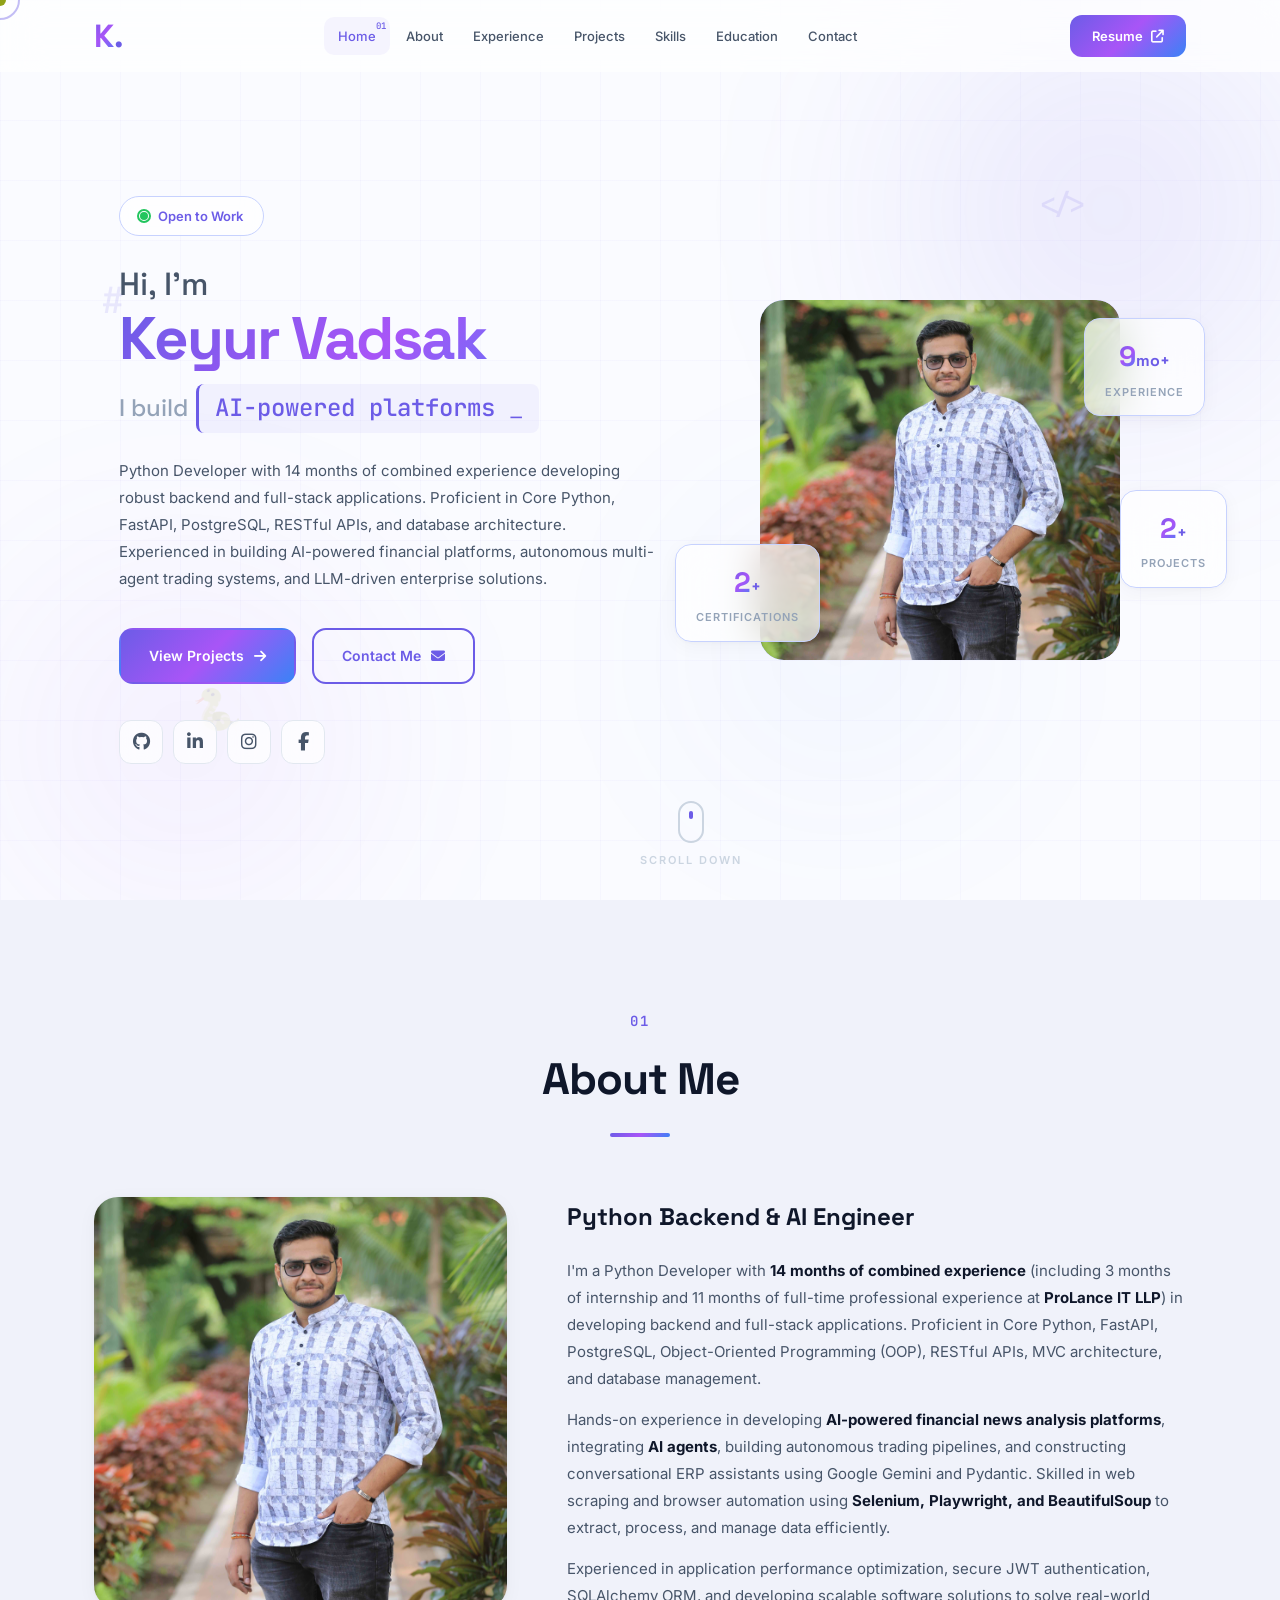
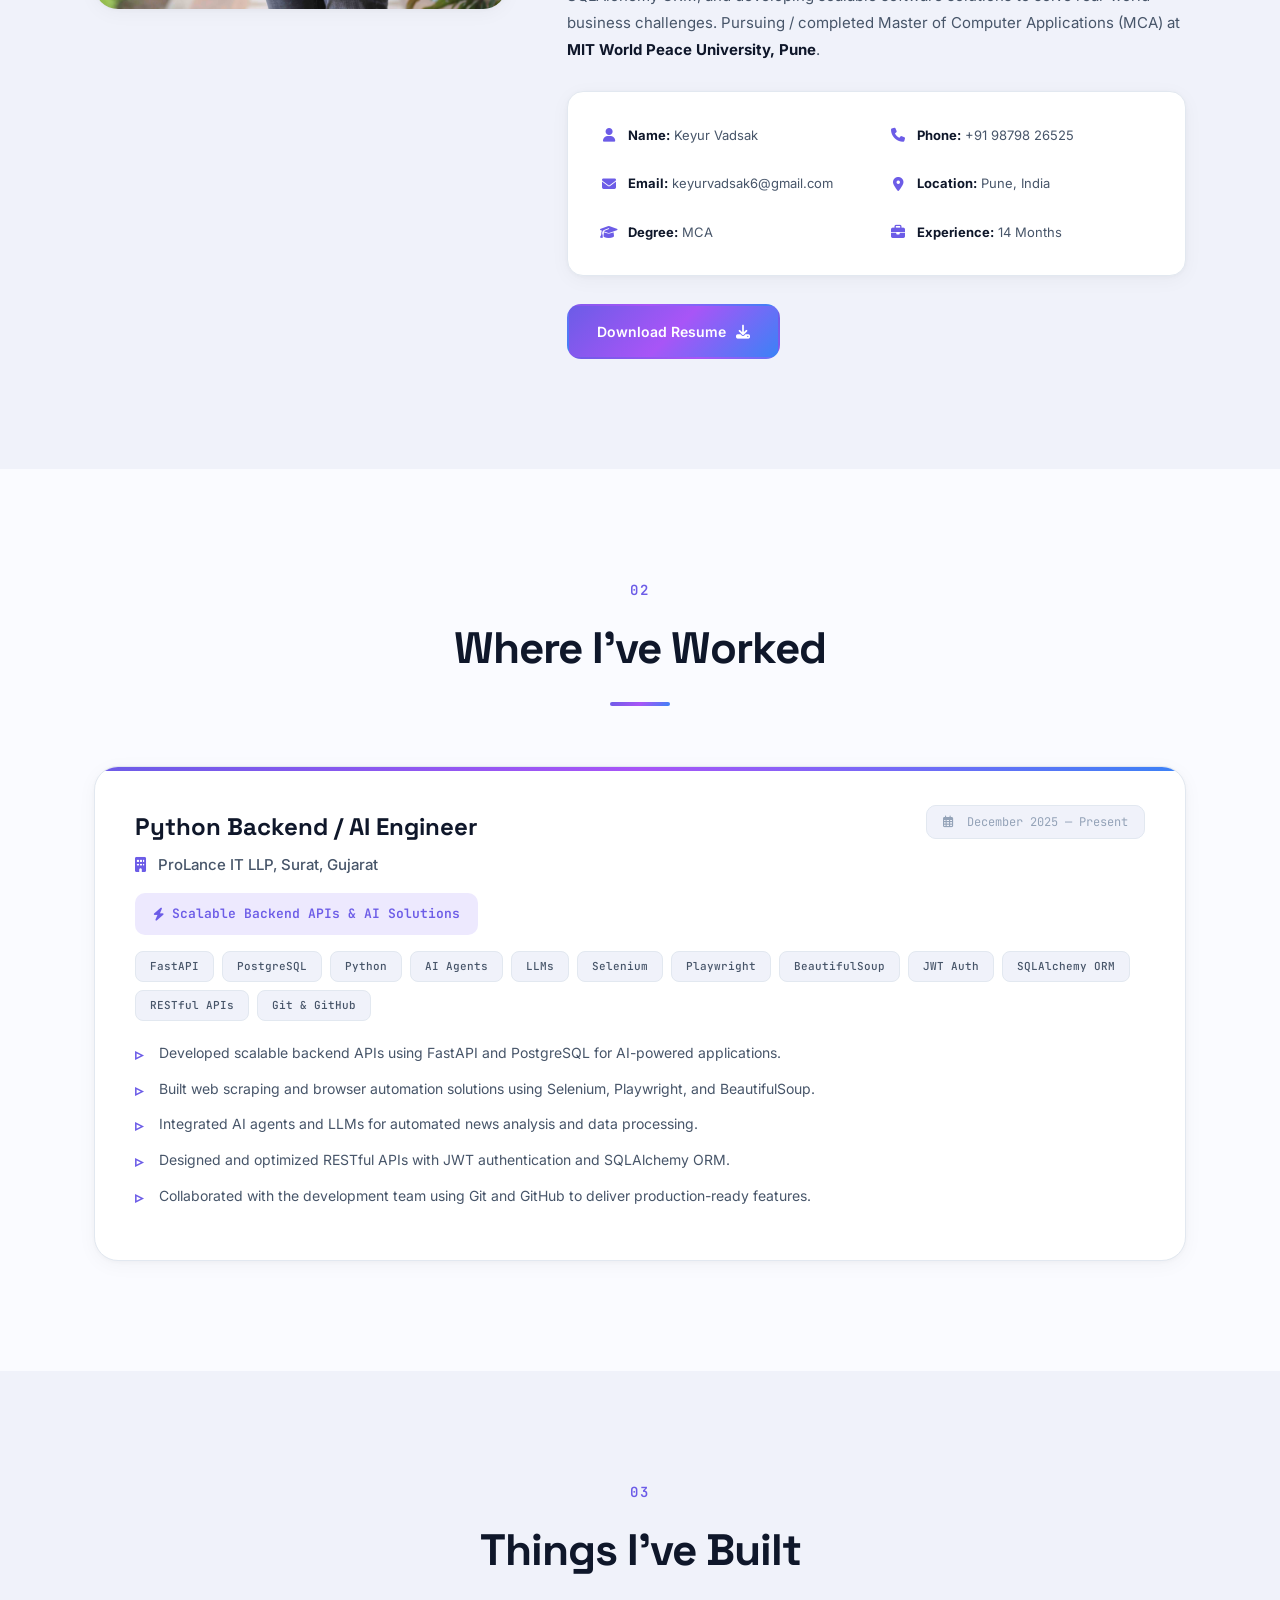
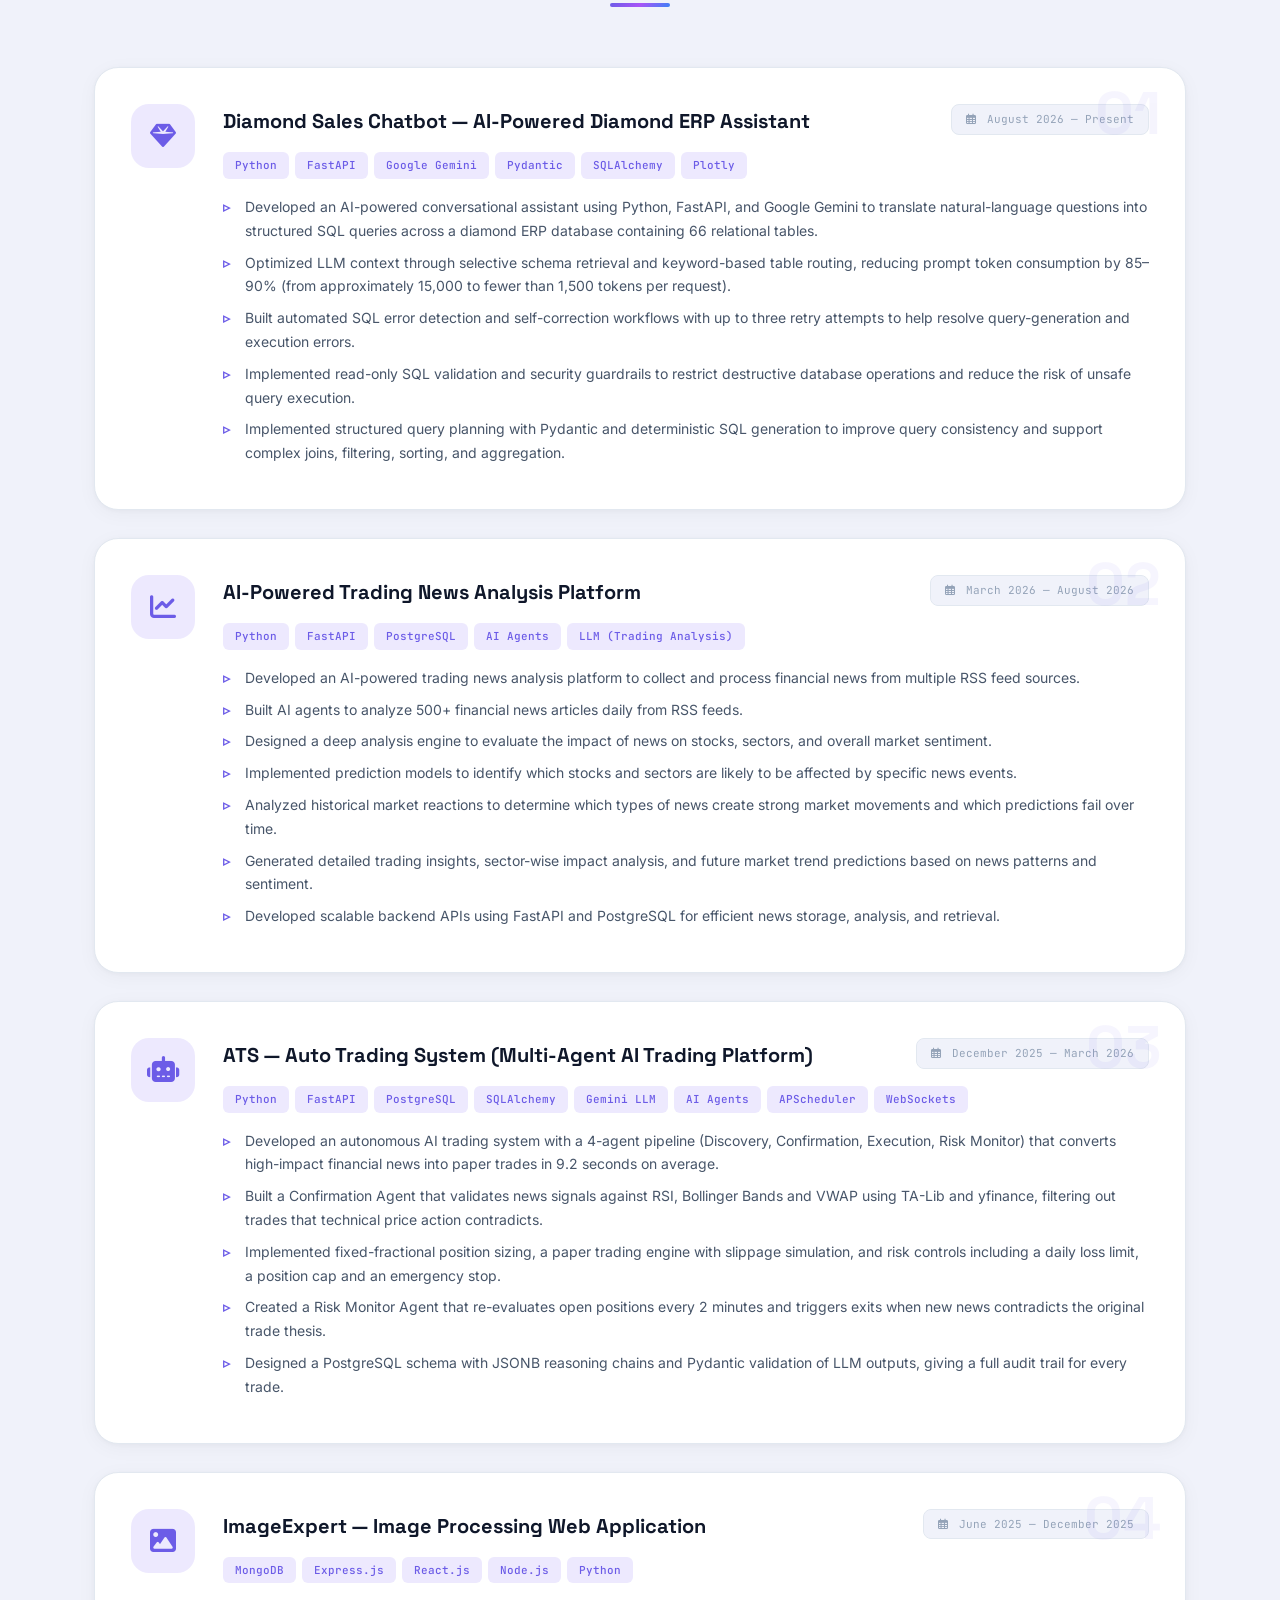
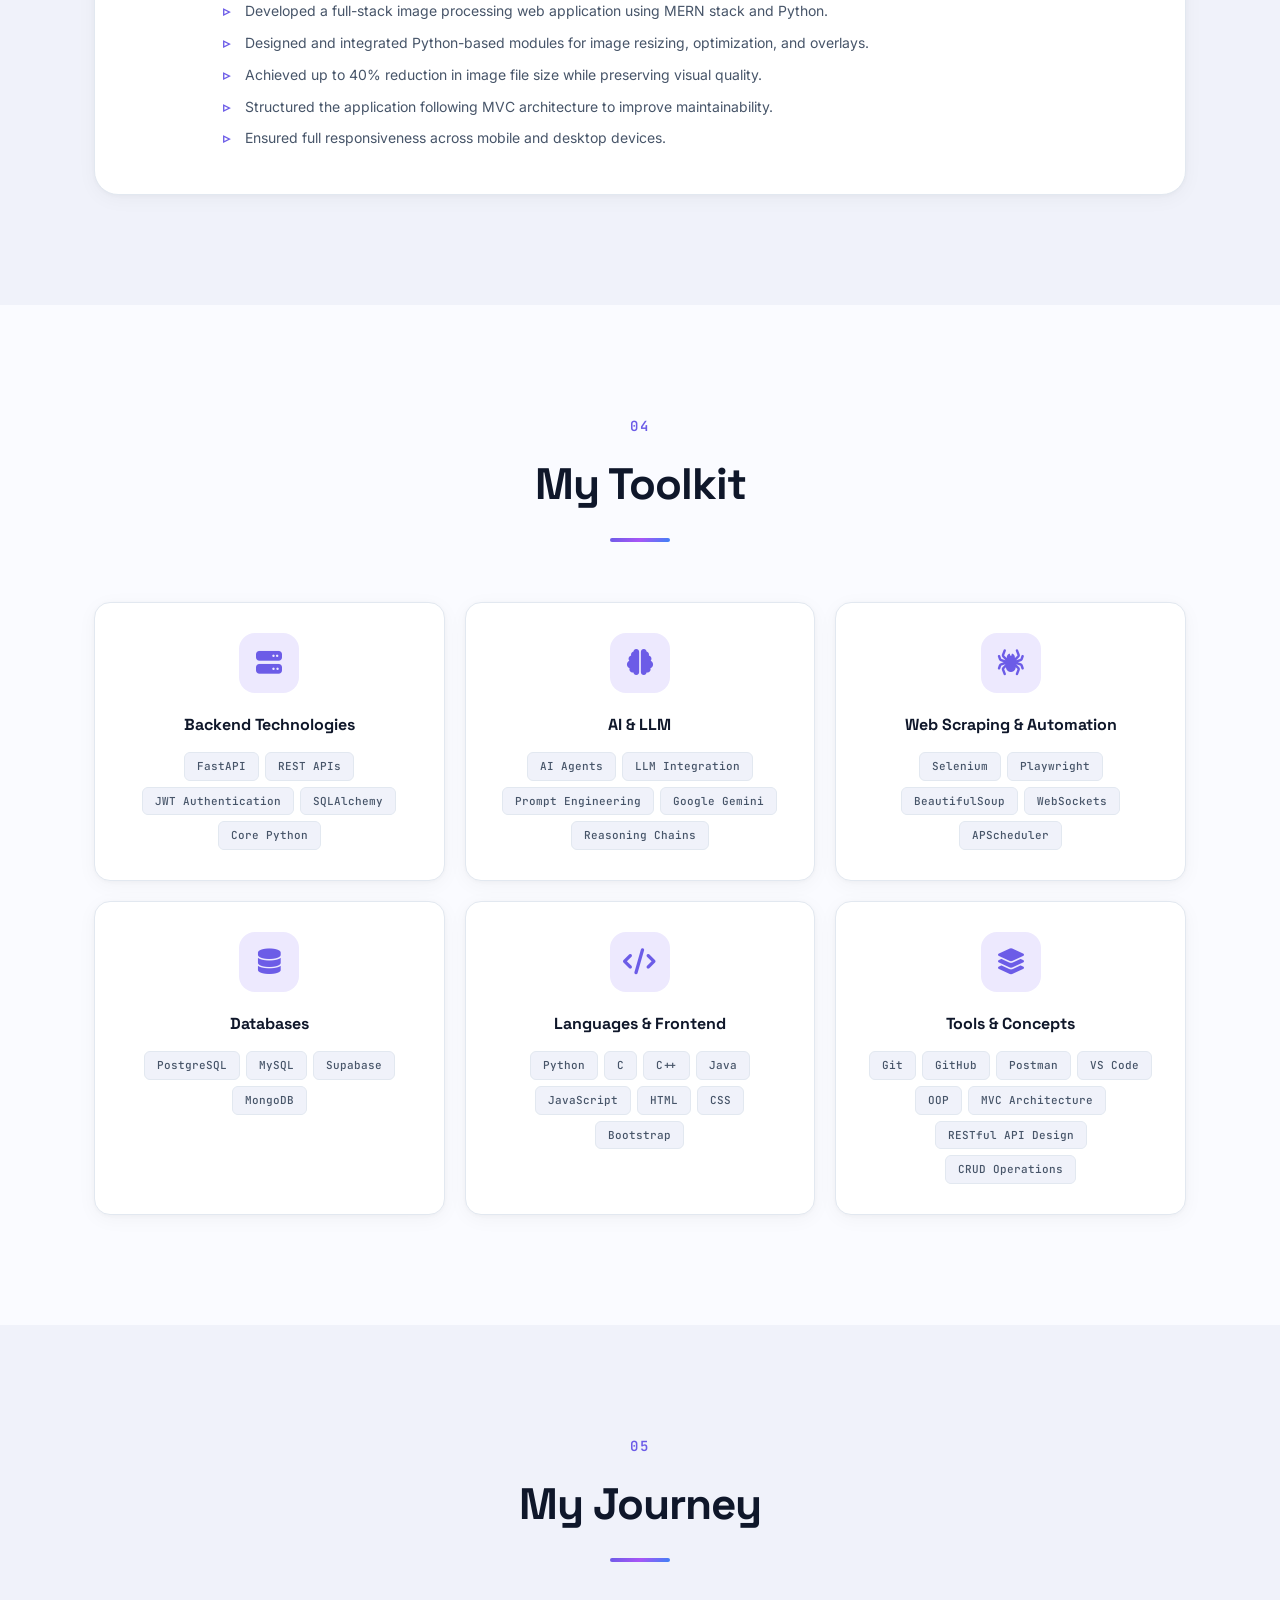
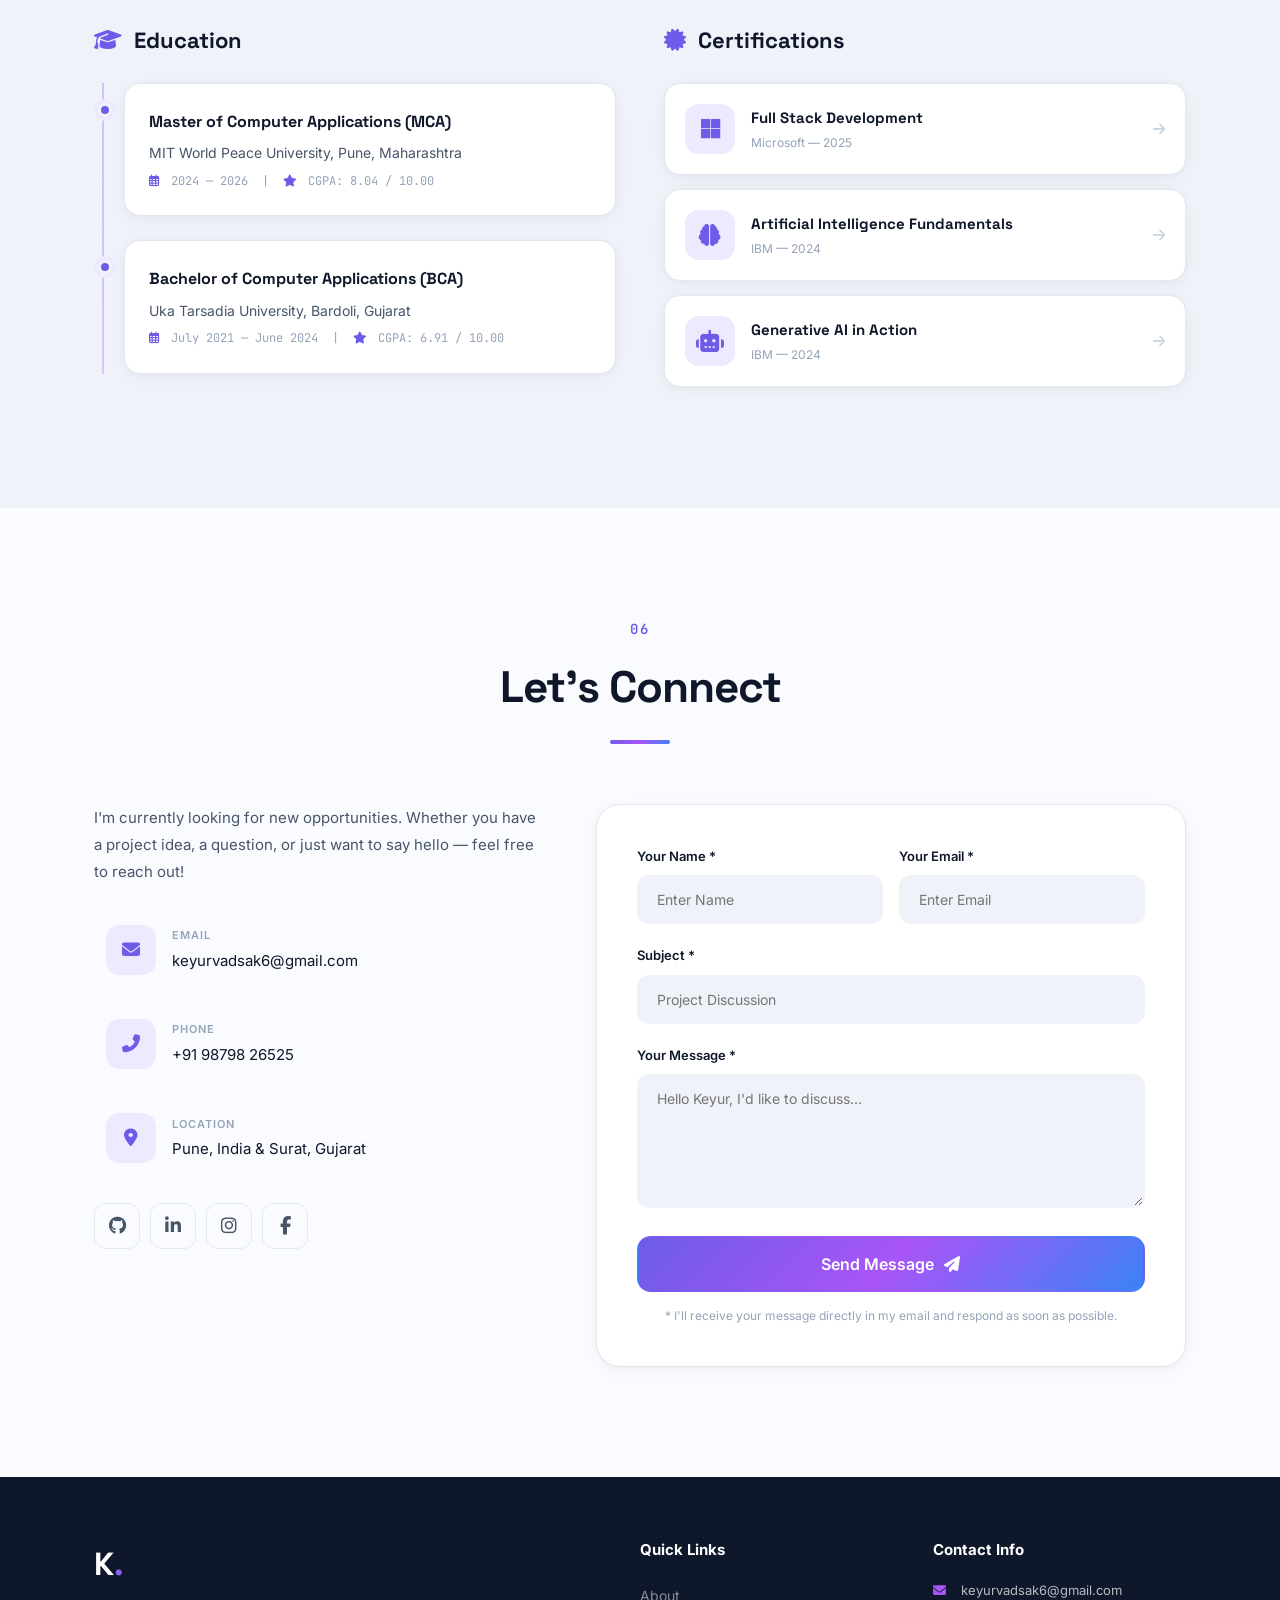
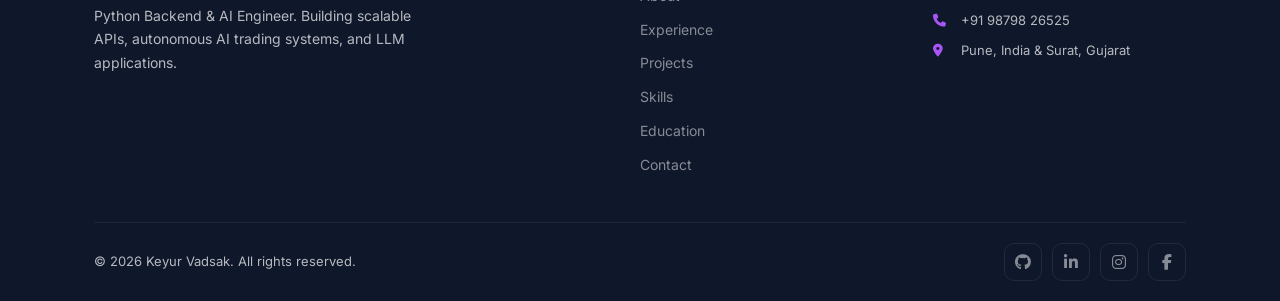
<file: index.html>
<!DOCTYPE html>
<html lang="en">

<head>
    <meta charset="utf-8">
    <title>Keyur Vadsak — Python Developer & AI Engineer</title>
    <meta content="width=device-width, initial-scale=1.0" name="viewport">
    <meta name="description"
        content="Keyur Vadsak — Python Developer specializing in FastAPI, AI/ML, PostgreSQL, and full-stack development. Based in Pune, India.">
    <meta name="keywords" content="Keyur Vadsak, Python Developer, FastAPI, Full Stack, AI, Portfolio, Pune">
    <meta name="author" content="Keyur Vadsak">
    <link href="img/favicon.ico" rel="icon">
    <link rel="preconnect" href="https://fonts.googleapis.com">
    <link rel="preconnect" href="https://fonts.gstatic.com" crossorigin>
    <link
        href="https://fonts.googleapis.com/css2?family=Inter:wght@300;400;500;600;700;800;900&family=JetBrains+Mono:wght@400;500;600&family=Space+Grotesk:wght@400;500;600;700&display=swap"
        rel="stylesheet">
    <link href="https://cdnjs.cloudflare.com/ajax/libs/font-awesome/6.5.1/css/all.min.css" rel="stylesheet">
    <link href="css/style.css" rel="stylesheet">
</head>

<body>

    <!-- Custom Cursor -->
    <div class="custom-cursor" id="cursor"></div>
    <div class="cursor-trail" id="cursorTrail"></div>

    <!-- Scroll Progress Bar -->
    <div class="scroll-progress" id="scrollProgress"></div>

    <!-- ===== NAVIGATION ===== -->
    <header class="header" id="header">
        <nav class="nav">
            <a href="#hero" class="nav-logo" id="navLogo">
                <span class="logo-text">K</span><span class="logo-dot">.</span>
            </a>
            <div class="nav-menu" id="navMenu">
                <a href="#hero" class="nav-link active" data-num="01">Home</a>
                <a href="#about" class="nav-link" data-num="02">About</a>
                <a href="#experience" class="nav-link" data-num="03">Experience</a>
                <a href="#projects" class="nav-link" data-num="04">Projects</a>
                <a href="#skills" class="nav-link" data-num="05">Skills</a>
                <a href="#education" class="nav-link" data-num="06">Education</a>
                <a href="#contact" class="nav-link" data-num="07">Contact</a>
            </div>
            <a href="./keyur_resume_upp.pdf" target="_blank" class="nav-resume-btn magnetic-btn" id="navResume">
                <span>Resume</span>
                <i class="fas fa-arrow-up-right-from-square"></i>
            </a>
            <button class="nav-toggle" id="navToggle" aria-label="Toggle menu">
                <span></span><span></span><span></span>
            </button>
        </nav>
    </header>

    <!-- Mobile menu -->
    <div class="mobile-overlay" id="mobileOverlay"></div>
    <div class="mobile-menu" id="mobileMenu">
        <button class="mobile-close" id="mobileClose"><i class="fas fa-times"></i></button>
        <a href="#hero" class="mobile-link">Home</a>
        <a href="#about" class="mobile-link">About</a>
        <a href="#experience" class="mobile-link">Experience</a>
        <a href="#projects" class="mobile-link">Projects</a>
        <a href="#skills" class="mobile-link">Skills</a>
        <a href="#education" class="mobile-link">Education</a>
        <a href="#contact" class="mobile-link">Contact</a>
        <a href="./keyur_resume_upp.pdf" target="_blank" class="mobile-resume">Download Resume</a>
    </div>

    <!-- ===== HERO ===== -->
    <section class="hero" id="hero">
        <!-- Animated gradient mesh background -->
        <div class="hero-bg">
            <div class="gradient-orb orb-1"></div>
            <div class="gradient-orb orb-2"></div>
            <div class="gradient-orb orb-3"></div>
            <div class="grid-overlay"></div>
        </div>

        <!-- Floating decorative elements -->
        <div class="float-elements">
            <div class="float-el float-code" data-speed="0.03">&lt;/&gt;</div>
            <div class="float-el float-bracket" data-speed="0.05">{ }</div>
            <div class="float-el float-hash" data-speed="0.02">#</div>
            <div class="float-el float-py" data-speed="0.04">🐍</div>
        </div>

        <div class="container hero-grid">
            <div class="hero-content">
                <div class="hero-badge anim-up">
                    <span class="badge-dot"></span>
                    <span>Open to Work</span>
                </div>
                <h1 class="hero-title">
                    <span class="title-line anim-up delay-1">Hi, I'm</span>
                    <span class="title-line title-name anim-up delay-2">Keyur Vadsak</span>
                </h1>
                <h2 class="hero-subtitle anim-up delay-3">
                    <span class="subtitle-label">I build </span>
                    <span class="typed-wrapper">
                        <span id="typedText">AI-powered platforms</span>
                        <span class="cursor-blink">_</span>
                    </span>
                </h2>
                <p class="hero-desc anim-up delay-4">
                    Python Developer with 14 months of combined experience developing robust backend and full-stack applications.
                    Proficient in Core Python, FastAPI, PostgreSQL, RESTful APIs, and database architecture.
                    Experienced in building AI-powered financial platforms, autonomous multi-agent trading systems, and LLM-driven enterprise solutions.
                </p>
                <div class="hero-actions anim-up delay-5">
                    <a href="#projects" class="btn btn-filled magnetic-btn" id="heroProjects">
                        <span>View Projects</span>
                        <i class="fas fa-arrow-right"></i>
                    </a>
                    <a href="#contact" class="btn btn-outline magnetic-btn" id="heroContact">
                        <span>Contact Me</span>
                        <i class="fas fa-envelope"></i>
                    </a>
                </div>
                <div class="hero-socials anim-up delay-6">
                    <a href="https://github.com/keyurvadsak" target="_blank" title="GitHub" class="social-link"><i
                            class="fab fa-github"></i></a>
                    <a href="https://www.linkedin.com/in/keyur-vadsak" target="_blank" title="LinkedIn"
                        class="social-link"><i class="fab fa-linkedin-in"></i></a>
                    <a href="https://www.instagram.com/keyur__6634/" target="_blank" title="Instagram"
                        class="social-link"><i class="fab fa-instagram"></i></a>
                    <a href="https://www.facebook.com/KEYUR.M.VADSAK?mibextid=ZbWKwL" target="_blank" title="Facebook"
                        class="social-link"><i class="fab fa-facebook-f"></i></a>
                </div>
            </div>
            <div class="hero-photo-col anim-up delay-3">
                <div class="hero-photo-card tilt-card">
                    <img src="./img/PRI_4518.jpg" alt="Keyur Vadsak - Python Developer" class="hero-img">
                    <div class="photo-glow"></div>
                    <div class="photo-border-anim"></div>
                </div>
                <!-- Stats floating around photo -->
                <div class="hero-stat stat-1 anim-up delay-4">
                    <span class="stat-number" data-count="14">0</span><span class="stat-suffix">mo+</span>
                    <span class="stat-label">Experience</span>
                </div>
                <div class="hero-stat stat-2 anim-up delay-5">
                    <span class="stat-number" data-count="4">0</span><span class="stat-suffix">+</span>
                    <span class="stat-label">Projects</span>
                </div>
                <div class="hero-stat stat-3 anim-up delay-6">
                    <span class="stat-number" data-count="3">0</span><span class="stat-suffix">+</span>
                    <span class="stat-label">Certifications</span>
                </div>
            </div>
        </div>

        <div class="scroll-indicator anim-up delay-6">
            <div class="scroll-mouse">
                <div class="scroll-wheel"></div>
            </div>
            <span>Scroll Down</span>
        </div>
    </section>

    <!-- ===== ABOUT ===== -->
    <section class="section section-light" id="about">
        <div class="container">
            <div class="section-header anim-up">
                <span class="section-num">01</span>
                <h2 class="section-title">About Me</h2>
                <div class="section-line"></div>
            </div>
            <div class="about-grid">
                <div class="about-img-col anim-up">
                    <div class="about-img-wrapper tilt-card">
                        <img src="./img/PRI_4518.jpg" alt="Keyur Vadsak">
                        <div class="img-overlay">
                            <span class="overlay-text">Keyur Vadsak</span>
                        </div>
                    </div>
                </div>
                <div class="about-text-col">
                    <h3 class="anim-up">Python Backend & AI Engineer</h3>
                    <p class="anim-up">
                        I'm a Python Developer with <strong>14 months of combined experience</strong> (including 3 months of internship and 11 months of full-time professional experience at <strong>ProLance IT LLP</strong>) in developing backend and full-stack applications. Proficient in Core Python, FastAPI, PostgreSQL, Object-Oriented Programming (OOP), RESTful APIs, MVC architecture, and database management.
                    </p>
                    <p class="anim-up">
                        Hands-on experience in developing <strong>AI-powered financial news analysis platforms</strong>, integrating <strong>AI agents</strong>, building autonomous trading pipelines, and constructing conversational ERP assistants using Google Gemini and Pydantic. Skilled in web scraping and browser automation using <strong>Selenium, Playwright, and BeautifulSoup</strong> to extract, process, and manage data efficiently.
                    </p>
                    <p class="anim-up">
                        Experienced in application performance optimization, secure JWT authentication, SQLAlchemy ORM, and developing scalable software solutions to solve real-world business challenges. Pursuing / completed Master of Computer Applications (MCA) at <strong>MIT World Peace University, Pune</strong>.
                    </p>
                    <div class="about-info-grid anim-up">
                        <div class="info-item"><i class="fas fa-user"></i><span><strong>Name:</strong> Keyur Vadsak</span></div>
                        <div class="info-item"><i class="fas fa-phone"></i><span><strong>Phone:</strong> +91 98798 26525</span></div>
                        <div class="info-item"><i class="fas fa-envelope"></i><span><strong>Email:</strong> keyurvadsak6@gmail.com</span></div>
                        <div class="info-item"><i class="fas fa-map-marker-alt"></i><span><strong>Location:</strong> Pune, India</span></div>
                        <div class="info-item"><i class="fas fa-graduation-cap"></i><span><strong>Degree:</strong> MCA</span></div>
                        <div class="info-item"><i class="fas fa-briefcase"></i><span><strong>Experience:</strong> 14 Months</span></div>
                    </div>
                    <a href="./keyur_resume_upp.pdf" target="_blank" class="btn btn-filled magnetic-btn anim-up">
                        <span>Download Resume</span>
                        <i class="fas fa-download"></i>
                    </a>
                </div>
            </div>
        </div>
    </section>

    <!-- ===== EXPERIENCE ===== -->
    <section class="section" id="experience">
        <div class="container">
            <div class="section-header anim-up">
                <span class="section-num">02</span>
                <h2 class="section-title">Where I've Worked</h2>
                <div class="section-line"></div>
            </div>
            <div class="exp-card tilt-card anim-up">
                <div class="exp-glow"></div>
                <div class="exp-top">
                    <div class="exp-left">
                        <h3 class="exp-role">Python Backend / AI Engineer</h3>
                        <h4 class="exp-company"><i class="fas fa-building"></i> ProLance IT LLP, Surat, Gujarat</h4>
                    </div>
                    <div class="exp-right">
                        <span class="exp-date"><i class="far fa-calendar-alt"></i> December 2025 — Present</span>
                    </div>
                </div>
                <div class="exp-project">
                    <span class="exp-project-name"><i class="fas fa-bolt"></i> Scalable Backend APIs & AI Solutions</span>
                </div>
                <div class="exp-tech-row">
                    <span class="tech-badge">FastAPI</span>
                    <span class="tech-badge">PostgreSQL</span>
                    <span class="tech-badge">Python</span>
                    <span class="tech-badge">AI Agents</span>
                    <span class="tech-badge">LLMs</span>
                    <span class="tech-badge">Selenium</span>
                    <span class="tech-badge">Playwright</span>
                    <span class="tech-badge">BeautifulSoup</span>
                    <span class="tech-badge">JWT Auth</span>
                    <span class="tech-badge">SQLAlchemy ORM</span>
                    <span class="tech-badge">RESTful APIs</span>
                    <span class="tech-badge">Git & GitHub</span>
                </div>
                <ul class="exp-list">
                    <li>Developed scalable backend APIs using FastAPI and PostgreSQL for AI-powered applications.</li>
                    <li>Built web scraping and browser automation solutions using Selenium, Playwright, and BeautifulSoup.</li>
                    <li>Integrated AI agents and LLMs for automated news analysis and data processing.</li>
                    <li>Designed and optimized RESTful APIs with JWT authentication and SQLAlchemy ORM.</li>
                    <li>Collaborated with the development team using Git and GitHub to deliver production-ready features.</li>
                </ul>
            </div>
        </div>
    </section>

    <!-- ===== PROJECTS ===== -->
    <section class="section section-light" id="projects">
        <div class="container">
            <div class="section-header anim-up">
                <span class="section-num">03</span>
                <h2 class="section-title">Things I've Built</h2>
                <div class="section-line"></div>
            </div>
            <div class="projects-list">
                <!-- Project 1: Diamond Sales Chatbot -->
                <div class="project-card tilt-card anim-up">
                    <div class="project-number">01</div>
                    <div class="project-icon"><i class="fas fa-gem"></i></div>
                    <div class="project-body">
                        <div class="project-top">
                            <h3>Diamond Sales Chatbot — AI-Powered Diamond ERP Assistant</h3>
                            <span class="project-date"><i class="far fa-calendar-alt"></i> August 2026 — Present</span>
                        </div>
                        <div class="project-tech-row">
                            <span>Python</span><span>FastAPI</span><span>Google Gemini</span><span>Pydantic</span><span>SQLAlchemy</span><span>Plotly</span>
                        </div>
                        <ul class="project-points">
                            <li>Developed an AI-powered conversational assistant using Python, FastAPI, and Google Gemini to translate natural-language questions into structured SQL queries across a diamond ERP database containing 66 relational tables.</li>
                            <li>Optimized LLM context through selective schema retrieval and keyword-based table routing, reducing prompt token consumption by 85–90% (from approximately 15,000 to fewer than 1,500 tokens per request).</li>
                            <li>Built automated SQL error detection and self-correction workflows with up to three retry attempts to help resolve query-generation and execution errors.</li>
                            <li>Implemented read-only SQL validation and security guardrails to restrict destructive database operations and reduce the risk of unsafe query execution.</li>
                            <li>Implemented structured query planning with Pydantic and deterministic SQL generation to improve query consistency and support complex joins, filtering, sorting, and aggregation.</li>
                        </ul>
                    </div>
                </div>

                <!-- Project 2: AI-Powered Trading News Analysis Platform -->
                <div class="project-card tilt-card anim-up">
                    <div class="project-number">02</div>
                    <div class="project-icon"><i class="fas fa-chart-line"></i></div>
                    <div class="project-body">
                        <div class="project-top">
                            <h3>AI-Powered Trading News Analysis Platform</h3>
                            <span class="project-date"><i class="far fa-calendar-alt"></i> March 2026 — August 2026</span>
                        </div>
                        <div class="project-tech-row">
                            <span>Python</span><span>FastAPI</span><span>PostgreSQL</span><span>AI Agents</span><span>LLM (Trading Analysis)</span>
                        </div>
                        <ul class="project-points">
                            <li>Developed an AI-powered trading news analysis platform to collect and process financial news from multiple RSS feed sources.</li>
                            <li>Built AI agents to analyze 500+ financial news articles daily from RSS feeds.</li>
                            <li>Designed a deep analysis engine to evaluate the impact of news on stocks, sectors, and overall market sentiment.</li>
                            <li>Implemented prediction models to identify which stocks and sectors are likely to be affected by specific news events.</li>
                            <li>Analyzed historical market reactions to determine which types of news create strong market movements and which predictions fail over time.</li>
                            <li>Generated detailed trading insights, sector-wise impact analysis, and future market trend predictions based on news patterns and sentiment.</li>
                            <li>Developed scalable backend APIs using FastAPI and PostgreSQL for efficient news storage, analysis, and retrieval.</li>
                        </ul>
                    </div>
                </div>

                <!-- Project 3: ATS - Auto Trading System -->
                <div class="project-card tilt-card anim-up">
                    <div class="project-number">03</div>
                    <div class="project-icon"><i class="fas fa-robot"></i></div>
                    <div class="project-body">
                        <div class="project-top">
                            <h3>ATS — Auto Trading System (Multi-Agent AI Trading Platform)</h3>
                            <span class="project-date"><i class="far fa-calendar-alt"></i> December 2025 — March 2026</span>
                        </div>
                        <div class="project-tech-row">
                            <span>Python</span><span>FastAPI</span><span>PostgreSQL</span><span>SQLAlchemy</span><span>Gemini LLM</span><span>AI Agents</span><span>APScheduler</span><span>WebSockets</span>
                        </div>
                        <ul class="project-points">
                            <li>Developed an autonomous AI trading system with a 4-agent pipeline (Discovery, Confirmation, Execution, Risk Monitor) that converts high-impact financial news into paper trades in 9.2 seconds on average.</li>
                            <li>Built a Confirmation Agent that validates news signals against RSI, Bollinger Bands and VWAP using TA-Lib and yfinance, filtering out trades that technical price action contradicts.</li>
                            <li>Implemented fixed-fractional position sizing, a paper trading engine with slippage simulation, and risk controls including a daily loss limit, a position cap and an emergency stop.</li>
                            <li>Created a Risk Monitor Agent that re-evaluates open positions every 2 minutes and triggers exits when new news contradicts the original trade thesis.</li>
                            <li>Designed a PostgreSQL schema with JSONB reasoning chains and Pydantic validation of LLM outputs, giving a full audit trail for every trade.</li>
                        </ul>
                    </div>
                </div>

                <!-- Project 4: ImageExpert -->
                <div class="project-card tilt-card anim-up">
                    <div class="project-number">04</div>
                    <div class="project-icon"><i class="fas fa-image"></i></div>
                    <div class="project-body">
                        <div class="project-top">
                            <h3>ImageExpert — Image Processing Web Application</h3>
                            <span class="project-date"><i class="far fa-calendar-alt"></i> June 2025 — December 2025</span>
                        </div>
                        <div class="project-tech-row">
                            <span>MongoDB</span><span>Express.js</span><span>React.js</span><span>Node.js</span><span>Python</span>
                        </div>
                        <ul class="project-points">
                            <li>Developed a full-stack image processing web application using MERN stack and Python.</li>
                            <li>Designed and integrated Python-based modules for image resizing, optimization, and overlays.</li>
                            <li>Achieved up to 40% reduction in image file size while preserving visual quality.</li>
                            <li>Structured the application following MVC architecture to improve maintainability.</li>
                            <li>Ensured full responsiveness across mobile and desktop devices.</li>
                        </ul>
                    </div>
                </div>
            </div>
        </div>
    </section>

    <!-- ===== TECHNICAL SKILLS ===== -->
    <section class="section" id="skills">
        <div class="container">
            <div class="section-header anim-up">
                <span class="section-num">04</span>
                <h2 class="section-title">My Toolkit</h2>
                <div class="section-line"></div>
            </div>
            <div class="skills-grid">
                <div class="skill-card tilt-card anim-up">
                    <div class="skill-icon-wrap"><i class="fas fa-server"></i></div>
                    <h4>Backend Technologies</h4>
                    <div class="skill-tags">
                        <span>FastAPI</span><span>REST APIs</span><span>JWT Authentication</span><span>SQLAlchemy</span><span>Core Python</span>
                    </div>
                </div>
                <div class="skill-card tilt-card anim-up">
                    <div class="skill-icon-wrap"><i class="fas fa-brain"></i></div>
                    <h4>AI & LLM</h4>
                    <div class="skill-tags">
                        <span>AI Agents</span><span>LLM Integration</span><span>Prompt Engineering</span><span>Google Gemini</span><span>Reasoning Chains</span>
                    </div>
                </div>
                <div class="skill-card tilt-card anim-up">
                    <div class="skill-icon-wrap"><i class="fas fa-spider"></i></div>
                    <h4>Web Scraping & Automation</h4>
                    <div class="skill-tags">
                        <span>Selenium</span><span>Playwright</span><span>BeautifulSoup</span><span>WebSockets</span><span>APScheduler</span>
                    </div>
                </div>
                <div class="skill-card tilt-card anim-up">
                    <div class="skill-icon-wrap"><i class="fas fa-database"></i></div>
                    <h4>Databases</h4>
                    <div class="skill-tags">
                        <span>PostgreSQL</span><span>MySQL</span><span>Supabase</span><span>MongoDB</span>
                    </div>
                </div>
                <div class="skill-card tilt-card anim-up">
                    <div class="skill-icon-wrap"><i class="fas fa-code"></i></div>
                    <h4>Languages & Frontend</h4>
                    <div class="skill-tags">
                        <span>Python</span><span>C</span><span>C++</span><span>Java</span><span>JavaScript</span><span>HTML</span><span>CSS</span><span>Bootstrap</span>
                    </div>
                </div>
                <div class="skill-card tilt-card anim-up">
                    <div class="skill-icon-wrap"><i class="fas fa-layer-group"></i></div>
                    <h4>Tools & Concepts</h4>
                    <div class="skill-tags">
                        <span>Git</span><span>GitHub</span><span>Postman</span><span>VS Code</span><span>OOP</span><span>MVC Architecture</span><span>RESTful API Design</span><span>CRUD Operations</span>
                    </div>
                </div>
            </div>
        </div>
    </section>

    <!-- ===== EDUCATION ===== -->
    <section class="section section-light" id="education">
        <div class="container">
            <div class="section-header anim-up">
                <span class="section-num">05</span>
                <h2 class="section-title">My Journey</h2>
                <div class="section-line"></div>
            </div>
            <div class="edu-grid">
                <div class="edu-col">
                    <h3 class="edu-col-title anim-up"><i class="fas fa-graduation-cap"></i> Education</h3>
                    <div class="timeline">
                        <div class="timeline-item anim-up">
                            <div class="timeline-dot"></div>
                            <div class="timeline-content tilt-card">
                                <h4>Master of Computer Applications (MCA)</h4>
                                <p class="edu-school">MIT World Peace University, Pune, Maharashtra</p>
                                <p class="edu-meta"><i class="far fa-calendar-alt"></i> 2024 — 2026 &nbsp;|&nbsp; <i
                                        class="fas fa-star"></i> CGPA: 8.04 / 10.00</p>
                            </div>
                        </div>
                        <div class="timeline-item anim-up">
                            <div class="timeline-dot"></div>
                            <div class="timeline-content tilt-card">
                                <h4>Bachelor of Computer Applications (BCA)</h4>
                                <p class="edu-school">Uka Tarsadia University, Bardoli, Gujarat</p>
                                <p class="edu-meta"><i class="far fa-calendar-alt"></i> July 2021 — June 2024 &nbsp;|&nbsp; <i
                                        class="fas fa-star"></i> CGPA: 6.91 / 10.00</p>
                            </div>
                        </div>
                    </div>
                </div>
                <div class="edu-col">
                    <h3 class="edu-col-title anim-up"><i class="fas fa-certificate"></i> Certifications</h3>
                    <div class="cert-stack">
                        <div class="cert-card tilt-card anim-up">
                            <div class="cert-icon"><i class="fab fa-microsoft"></i></div>
                            <div class="cert-info">
                                <h4>Full Stack Development</h4>
                                <p>Microsoft — 2025</p>
                            </div>
                            <div class="cert-arrow"><i class="fas fa-arrow-right"></i></div>
                        </div>
                        <div class="cert-card tilt-card anim-up">
                            <div class="cert-icon"><i class="fas fa-brain"></i></div>
                            <div class="cert-info">
                                <h4>Artificial Intelligence Fundamentals</h4>
                                <p>IBM — 2024</p>
                            </div>
                            <div class="cert-arrow"><i class="fas fa-arrow-right"></i></div>
                        </div>
                        <div class="cert-card tilt-card anim-up">
                            <div class="cert-icon"><i class="fas fa-robot"></i></div>
                            <div class="cert-info">
                                <h4>Generative AI in Action</h4>
                                <p>IBM — 2024</p>
                            </div>
                            <div class="cert-arrow"><i class="fas fa-arrow-right"></i></div>
                        </div>
                    </div>
                </div>
            </div>
        </div>
    </section>

    <!-- ===== CONTACT ===== -->
    <section class="section" id="contact">
        <div class="container">
            <div class="section-header anim-up">
                <span class="section-num">06</span>
                <h2 class="section-title">Let's Connect</h2>
                <div class="section-line"></div>
            </div>
            <div class="contact-grid">
                <div class="contact-info anim-up">
                    <p class="contact-intro">I'm currently looking for new opportunities. Whether you have a project
                        idea, a question, or just want to say hello — feel free to reach out!</p>
                    <div class="contact-item">
                        <div class="ci-icon"><i class="fas fa-envelope"></i></div>
                        <div>
                            <h4>Email</h4><a href="mailto:keyurvadsak6@gmail.com">keyurvadsak6@gmail.com</a>
                        </div>
                    </div>
                    <div class="contact-item">
                        <div class="ci-icon"><i class="fas fa-phone-alt"></i></div>
                        <div>
                            <h4>Phone</h4><a href="tel:+919879826525">+91 98798 26525</a>
                        </div>
                    </div>
                    <div class="contact-item">
                        <div class="ci-icon"><i class="fas fa-map-marker-alt"></i></div>
                        <div>
                            <h4>Location</h4>
                            <p>Pune, India & Surat, Gujarat</p>
                        </div>
                    </div>
                    <div class="contact-socials">
                        <a href="https://github.com/keyurvadsak" target="_blank"><i class="fab fa-github"></i></a>
                        <a href="https://www.linkedin.com/in/keyur-vadsak" target="_blank"><i
                                class="fab fa-linkedin-in"></i></a>
                        <a href="https://www.instagram.com/keyur__6634/" target="_blank"><i
                                class="fab fa-instagram"></i></a>
                        <a href="https://www.facebook.com/KEYUR.M.VADSAK?mibextid=ZbWKwL" target="_blank"><i
                                class="fab fa-facebook-f"></i></a>
                    </div>
                </div>
                <div class="contact-form-col anim-up">
                    <form class="contact-form" id="contactForm" action="https://api.web3forms.com/submit" method="POST">
                        <input type="hidden" name="access_key" value="30184cbf-bbee-4e91-a5b2-ee9f02937a23">
                        <input type="hidden" name="from_name" value="Portfolio Contact Form">
                        <input type="hidden" name="subject" value="New Contact Form Message from Portfolio">
                        <input type="checkbox" name="botcheck" class="hidden" style="display:none">
                        <div class="form-row">
                            <div class="form-group">
                                <label for="formName">Your Name *</label>
                                <input type="text" name="name" id="formName" placeholder="Enter Name" required>
                            </div>
                            <div class="form-group">
                                <label for="formEmail">Your Email *</label>
                                <input type="email" name="email" id="formEmail" placeholder="Enter Email" required>
                            </div>
                        </div>
                        <div class="form-group">
                            <label for="formSubject">Subject *</label>
                            <input type="text" name="subject" id="formSubject" placeholder="Project Discussion"
                                required>
                        </div>
                        <div class="form-group">
                            <label for="formMessage">Your Message *</label>
                            <textarea name="message" id="formMessage" rows="6"
                                placeholder="Hello Keyur, I'd like to discuss..." required></textarea>
                        </div>
                        <button type="submit" class="btn btn-filled btn-full magnetic-btn" id="sendMessageButton">
                            <span>Send Message</span>
                            <i class="fas fa-paper-plane"></i>
                        </button>
                        <p class="form-note">* I'll receive your message directly in my email and respond as soon as
                            possible.</p>
                    </form>
                    <div class="form-success" id="formSuccess">
                        <i class="fas fa-check-circle"></i>
                        <h3>Message Sent Successfully!</h3>
                        <p>Thank you for reaching out. I'll get back to you shortly.</p>
                    </div>
                </div>
            </div>
        </div>
    </section>

    <!-- ===== FOOTER ===== -->
    <footer class="footer">
        <div class="container">
            <div class="footer-grid">
                <div class="footer-brand">
                    <a href="#hero" class="footer-logo">K<span>.</span></a>
                    <p>Python Backend & AI Engineer. Building scalable APIs, autonomous AI trading systems, and LLM applications.</p>
                </div>
                <div class="footer-links">
                    <h4>Quick Links</h4>
                    <a href="#about">About</a>
                    <a href="#experience">Experience</a>
                    <a href="#projects">Projects</a>
                    <a href="#skills">Skills</a>
                    <a href="#education">Education</a>
                    <a href="#contact">Contact</a>
                </div>
                <div class="footer-contact">
                    <h4>Contact Info</h4>
                    <p><i class="fas fa-envelope"></i> keyurvadsak6@gmail.com</p>
                    <p><i class="fas fa-phone"></i> +91 98798 26525</p>
                    <p><i class="fas fa-map-marker-alt"></i> Pune, India & Surat, Gujarat</p>
                </div>
            </div>
            <div class="footer-bottom">
                <p>© 2026 Keyur Vadsak. All rights reserved.</p>
                <div class="footer-socials">
                    <a href="https://github.com/keyurvadsak" target="_blank"><i class="fab fa-github"></i></a>
                    <a href="https://www.linkedin.com/in/keyur-vadsak" target="_blank"><i
                            class="fab fa-linkedin-in"></i></a>
                    <a href="https://www.instagram.com/keyur__6634/" target="_blank"><i
                            class="fab fa-instagram"></i></a>
                    <a href="https://www.facebook.com/KEYUR.M.VADSAK?mibextid=ZbWKwL" target="_blank"><i
                            class="fab fa-facebook-f"></i></a>
                </div>
            </div>
        </div>
    </footer>

    <!-- Back to top -->
    <button class="back-to-top" id="backToTop" aria-label="Back to top"><i class="fas fa-chevron-up"></i></button>

    <script src="js/main.js"></script>
</body>

</html>
</file>
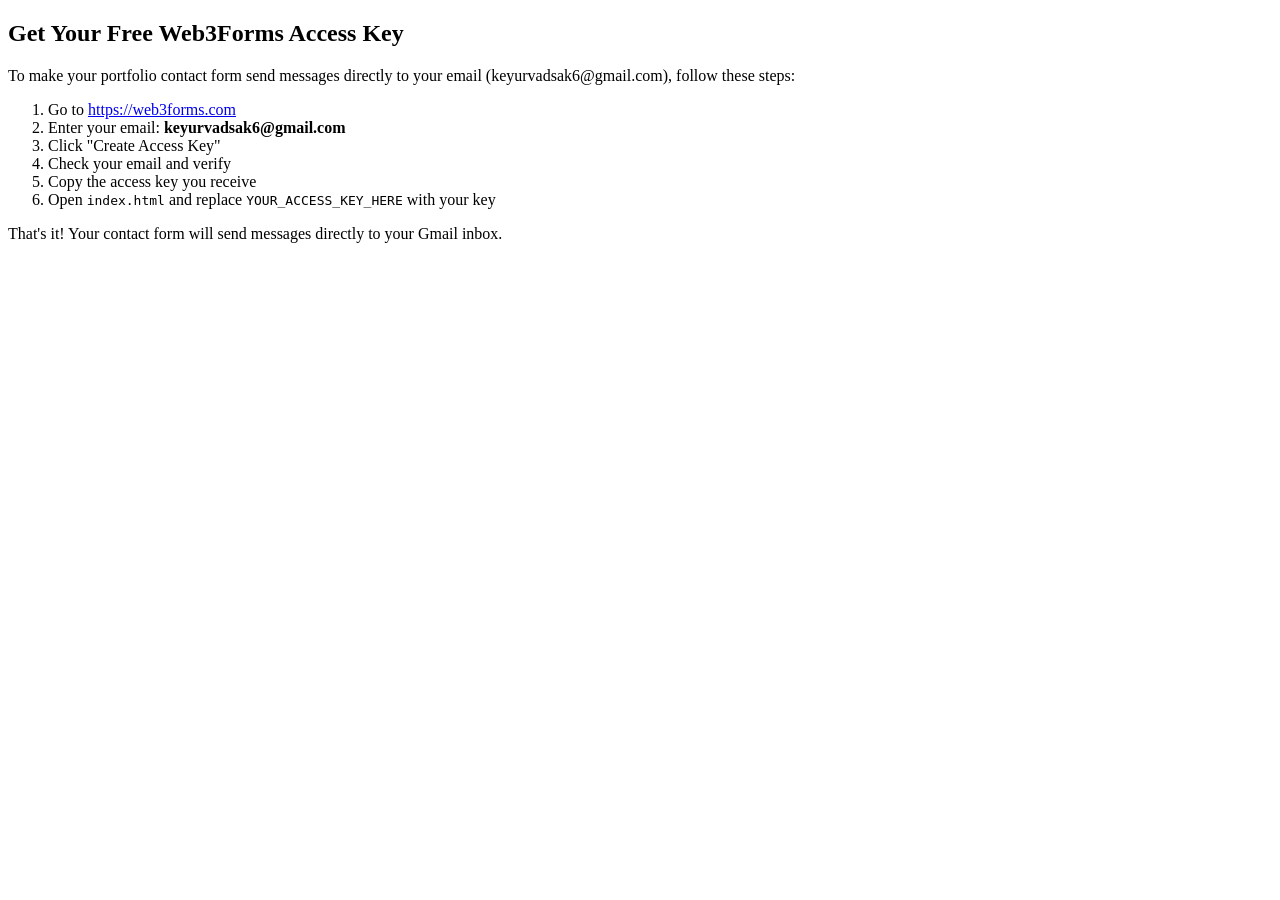
<file: SETUP_CONTACT_FORM.html>
<!DOCTYPE html>
<html>
<head><title>Get Web3Forms Key</title></head>
<body>
<h2>Get Your Free Web3Forms Access Key</h2>
<p>To make your portfolio contact form send messages directly to your email (keyurvadsak6@gmail.com), follow these steps:</p>
<ol>
    <li>Go to <a href="https://web3forms.com" target="_blank">https://web3forms.com</a></li>
    <li>Enter your email: <strong>keyurvadsak6@gmail.com</strong></li>
    <li>Click "Create Access Key"</li>
    <li>Check your email and verify</li>
    <li>Copy the access key you receive</li>
    <li>Open <code>index.html</code> and replace <code>YOUR_ACCESS_KEY_HERE</code> with your key</li>
</ol>
<p>That's it! Your contact form will send messages directly to your Gmail inbox.</p>
</body>
</html>
</file>
<file: css/style.css>
/* ================================================
   KEYUR VADSAK — INNOVATIVE PORTFOLIO CSS
   Custom Cursor · 3D Tilt · Gradient Mesh · Glass
   ================================================ */

:root {
    --bg-primary: #fafbff;
    --bg-section: #f0f2fa;
    --bg-card: #ffffff;
    --bg-glass: rgba(255, 255, 255, 0.7);

    --text-dark: #0f172a;
    --text-body: #475569;
    --text-muted: #94a3b8;
    --text-light: #cbd5e1;

    --accent: #6c5ce7;
    --accent-2: #a855f7;
    --accent-3: #3b82f6;
    --accent-light: #ede9fe;
    --accent-bg: rgba(108, 92, 231, 0.06);
    --accent-shadow: rgba(108, 92, 231, 0.25);
    --accent-gradient: linear-gradient(135deg, #6c5ce7 0%, #a855f7 50%, #3b82f6 100%);

    --border: #e2e8f0;
    --border-hover: #c7d2fe;

    --card-shadow: 0 4px 20px rgba(0, 0, 0, 0.04), 0 1px 4px rgba(0, 0, 0, 0.03);
    --card-shadow-hover: 0 20px 60px rgba(108, 92, 231, 0.12), 0 4px 12px rgba(0, 0, 0, 0.04);

    --font: 'Inter', -apple-system, sans-serif;
    --font-display: 'Space Grotesk', 'Inter', sans-serif;
    --font-mono: 'JetBrains Mono', monospace;

    --radius: 16px;
    --radius-lg: 24px;
    --ease: cubic-bezier(0.4, 0, 0.2, 1);
    --spring: cubic-bezier(0.175, 0.885, 0.32, 1.275);
}

/* ===== RESET ===== */
*, *::before, *::after { margin: 0; padding: 0; box-sizing: border-box; }

html {
    scroll-behavior: smooth;
    scroll-padding-top: 80px;
    -webkit-font-smoothing: antialiased;
}

body {
    font-family: var(--font);
    background: var(--bg-primary);
    color: var(--text-body);
    line-height: 1.7;
    overflow-x: hidden;
    cursor: none;
}

a { color: var(--accent); text-decoration: none; transition: all 0.3s var(--ease); cursor: none; }
a:hover { color: var(--accent-2); }
img { display: block; max-width: 100%; }
::selection { background: var(--accent); color: #fff; }

.container { max-width: 1140px; margin: 0 auto; padding: 0 24px; }

/* ===== CUSTOM CURSOR ===== */
.custom-cursor {
    position: fixed;
    width: 12px;
    height: 12px;
    background: var(--accent);
    border-radius: 50%;
    pointer-events: none;
    z-index: 10000;
    mix-blend-mode: difference;
    transition: transform 0.15s var(--ease), width 0.3s, height 0.3s;
    transform: translate(-50%, -50%);
}

.cursor-trail {
    position: fixed;
    width: 40px;
    height: 40px;
    border: 2px solid var(--accent);
    border-radius: 50%;
    pointer-events: none;
    z-index: 9999;
    opacity: 0.4;
    transition: transform 0.4s var(--ease), width 0.3s, height 0.3s, opacity 0.3s;
    transform: translate(-50%, -50%);
}

body:hover .custom-cursor { background: #fff; }

.custom-cursor.hover {
    width: 60px;
    height: 60px;
    background: rgba(108, 92, 231, 0.1);
    mix-blend-mode: normal;
}

.cursor-trail.hover {
    width: 70px;
    height: 70px;
    opacity: 0.6;
    border-color: var(--accent-2);
}

@media (max-width: 768px) {
    .custom-cursor, .cursor-trail { display: none; }
    body { cursor: auto; }
    a, button { cursor: pointer; }
}

/* ===== SCROLL PROGRESS ===== */
.scroll-progress {
    position: fixed;
    top: 0;
    left: 0;
    height: 3px;
    background: var(--accent-gradient);
    z-index: 10001;
    width: 0%;
    transition: none;
    box-shadow: 0 0 10px var(--accent-shadow);
}

/* ===== HEADER ===== */
.header {
    position: fixed;
    top: 0;
    left: 0;
    right: 0;
    z-index: 1000;
    background: var(--bg-glass);
    backdrop-filter: blur(20px) saturate(180%);
    -webkit-backdrop-filter: blur(20px) saturate(180%);
    border-bottom: 1px solid transparent;
    transition: all 0.4s var(--ease);
    height: 72px;
}

.header.scrolled {
    border-bottom-color: var(--border);
    box-shadow: 0 1px 20px rgba(0,0,0,0.04);
}

.nav {
    max-width: 1140px;
    margin: 0 auto;
    padding: 0 24px;
    height: 72px;
    display: flex;
    align-items: center;
    justify-content: space-between;
}

.nav-logo {
    font-family: var(--font-display);
    font-size: 32px;
    font-weight: 800;
    color: var(--text-dark) !important;
    display: flex;
    align-items: baseline;
}

.logo-text {
    background: var(--accent-gradient);
    -webkit-background-clip: text;
    -webkit-text-fill-color: transparent;
    background-clip: text;
}

.logo-dot { color: var(--accent); -webkit-text-fill-color: var(--accent); }

.nav-menu { display: flex; gap: 2px; }

.nav-link {
    font-size: 13px;
    font-weight: 500;
    color: var(--text-body) !important;
    padding: 8px 14px;
    border-radius: 10px;
    transition: all 0.3s var(--ease);
    position: relative;
}

.nav-link::before {
    content: attr(data-num);
    font-family: var(--font-mono);
    font-size: 9px;
    color: var(--accent);
    position: absolute;
    top: 2px;
    right: 4px;
    opacity: 0;
    transform: translateY(-4px);
    transition: all 0.3s var(--ease);
}

.nav-link:hover::before, .nav-link.active::before { opacity: 1; transform: translateY(0); }

.nav-link:hover, .nav-link.active {
    color: var(--accent) !important;
    background: var(--accent-bg);
}

.nav-resume-btn {
    font-size: 13px;
    font-weight: 600;
    color: #fff !important;
    background: var(--accent-gradient);
    padding: 10px 22px;
    border-radius: 12px;
    display: flex;
    align-items: center;
    gap: 8px;
    transition: all 0.3s var(--ease);
    position: relative;
    overflow: hidden;
}

.nav-resume-btn::before {
    content: '';
    position: absolute;
    inset: 0;
    background: linear-gradient(135deg, rgba(255,255,255,0.2) 0%, transparent 100%);
    opacity: 0;
    transition: opacity 0.3s;
}

.nav-resume-btn:hover::before { opacity: 1; }

.nav-resume-btn:hover {
    transform: translateY(-2px);
    box-shadow: 0 8px 30px var(--accent-shadow);
}

/* Hamburger */
.nav-toggle {
    display: none;
    background: none;
    border: none;
    width: 30px;
    height: 24px;
    position: relative;
    cursor: none;
}

.nav-toggle span {
    display: block;
    width: 100%;
    height: 2px;
    background: var(--text-dark);
    position: absolute;
    left: 0;
    border-radius: 2px;
    transition: all 0.3s var(--ease);
}

.nav-toggle span:nth-child(1) { top: 0; }
.nav-toggle span:nth-child(2) { top: 50%; transform: translateY(-50%); }
.nav-toggle span:nth-child(3) { bottom: 0; }

/* Mobile */
.mobile-overlay {
    display: none;
    position: fixed;
    inset: 0;
    background: rgba(0,0,0,0.4);
    backdrop-filter: blur(4px);
    z-index: 1001;
}
.mobile-overlay.show { display: block; }

.mobile-menu {
    position: fixed;
    top: 0;
    right: -320px;
    width: 300px;
    height: 100vh;
    background: var(--bg-glass);
    backdrop-filter: blur(30px);
    z-index: 1002;
    padding: 80px 28px 28px;
    display: flex;
    flex-direction: column;
    gap: 6px;
    transition: right 0.4s var(--spring);
    border-left: 1px solid var(--border);
}
.mobile-menu.open { right: 0; }

.mobile-close {
    position: absolute;
    top: 20px;
    right: 20px;
    background: none;
    border: none;
    font-size: 24px;
    color: var(--text-dark);
    cursor: pointer;
}

.mobile-link {
    font-size: 18px;
    font-weight: 500;
    color: var(--text-body) !important;
    padding: 14px 20px;
    border-radius: 12px;
    transition: all 0.3s var(--ease);
}
.mobile-link:hover { color: var(--accent) !important; background: var(--accent-bg); }

.mobile-resume {
    margin-top: 20px;
    text-align: center;
    font-size: 15px;
    font-weight: 600;
    color: #fff !important;
    background: var(--accent-gradient);
    padding: 14px;
    border-radius: 12px;
}

@media (max-width: 768px) {
    .nav-menu, .nav-resume-btn { display: none; }
    .nav-toggle { display: block; }
}

/* ===== BUTTONS ===== */
.btn {
    display: inline-flex;
    align-items: center;
    gap: 10px;
    font-family: var(--font);
    font-size: 14px;
    font-weight: 600;
    padding: 14px 28px;
    border-radius: 14px;
    border: 2px solid transparent;
    cursor: none;
    transition: all 0.4s var(--ease);
    text-decoration: none;
    position: relative;
    overflow: hidden;
}

.btn i { transition: transform 0.3s var(--ease); }
.btn:hover i { transform: translateX(4px); }

.btn-filled {
    color: #fff !important;
    background: var(--accent-gradient);
    border-color: transparent;
}

.btn-filled::before {
    content: '';
    position: absolute;
    inset: 0;
    background: linear-gradient(135deg, rgba(255,255,255,0.15) 0%, transparent 100%);
    opacity: 0;
    transition: opacity 0.4s;
}

.btn-filled:hover::before { opacity: 1; }

.btn-filled:hover {
    transform: translateY(-3px);
    box-shadow: 0 12px 40px var(--accent-shadow);
}

.btn-outline {
    color: var(--accent) !important;
    background: transparent;
    border-color: var(--accent);
}

.btn-outline:hover {
    background: var(--accent);
    color: #fff !important;
    transform: translateY(-3px);
    box-shadow: 0 12px 40px var(--accent-shadow);
}

.btn-full { width: 100%; justify-content: center; padding: 16px; font-size: 16px; }

/* ===== SECTIONS ===== */
.section { padding: 110px 0; position: relative; }
.section-light { background: var(--bg-section); }

.section-header {
    text-align: center;
    margin-bottom: 60px;
    position: relative;
}

.section-num {
    display: block;
    font-family: var(--font-mono);
    font-size: 14px;
    font-weight: 600;
    color: var(--accent);
    margin-bottom: 8px;
    letter-spacing: 2px;
}

.section-title {
    font-family: var(--font-display);
    font-size: clamp(32px, 5vw, 44px);
    font-weight: 800;
    color: var(--text-dark);
    letter-spacing: -1px;
    margin-bottom: 16px;
}

.section-line {
    width: 60px;
    height: 4px;
    background: var(--accent-gradient);
    border-radius: 4px;
    margin: 0 auto;
}

/* ===== HERO ===== */
.hero {
    min-height: 100vh;
    display: flex;
    align-items: center;
    position: relative;
    overflow: hidden;
    padding: 120px 24px 60px;
}

/* Animated gradient mesh */
.hero-bg {
    position: absolute;
    inset: 0;
    overflow: hidden;
}

.gradient-orb {
    position: absolute;
    border-radius: 50%;
    filter: blur(100px);
    opacity: 0.5;
    animation: orbFloat 20s ease-in-out infinite;
}

.orb-1 {
    width: 600px;
    height: 600px;
    background: radial-gradient(circle, rgba(108, 92, 231, 0.3) 0%, transparent 70%);
    top: -10%;
    right: -10%;
    animation-delay: 0s;
}

.orb-2 {
    width: 500px;
    height: 500px;
    background: radial-gradient(circle, rgba(168, 85, 247, 0.2) 0%, transparent 70%);
    bottom: -10%;
    left: -5%;
    animation-delay: -7s;
}

.orb-3 {
    width: 400px;
    height: 400px;
    background: radial-gradient(circle, rgba(59, 130, 246, 0.15) 0%, transparent 70%);
    top: 50%;
    left: 50%;
    animation-delay: -14s;
}

@keyframes orbFloat {
    0%, 100% { transform: translate(0, 0) scale(1); }
    25% { transform: translate(40px, -30px) scale(1.1); }
    50% { transform: translate(-20px, 40px) scale(0.95); }
    75% { transform: translate(30px, 20px) scale(1.05); }
}

.grid-overlay {
    position: absolute;
    inset: 0;
    background-image:
        linear-gradient(rgba(108, 92, 231, 0.03) 1px, transparent 1px),
        linear-gradient(90deg, rgba(108, 92, 231, 0.03) 1px, transparent 1px);
    background-size: 60px 60px;
}

/* Floating elements */
.float-elements { position: absolute; inset: 0; pointer-events: none; }

.float-el {
    position: absolute;
    font-family: var(--font-mono);
    font-size: 24px;
    color: var(--accent);
    opacity: 0.12;
    font-weight: 600;
    animation: floatY 6s ease-in-out infinite;
}

.float-code { top: 20%; right: 15%; font-size: 28px; animation-delay: 0s; }
.float-bracket { top: 65%; right: 25%; font-size: 32px; animation-delay: -2s; }
.float-hash { top: 30%; left: 8%; font-size: 36px; animation-delay: -4s; }
.float-py { top: 75%; left: 15%; font-size: 40px; animation-delay: -1s; }

@keyframes floatY {
    0%, 100% { transform: translateY(0px) rotate(0deg); }
    50% { transform: translateY(-20px) rotate(5deg); }
}

.hero-grid {
    display: grid;
    grid-template-columns: 1.1fr 0.9fr;
    gap: 60px;
    align-items: center;
    position: relative;
    z-index: 2;
}

/* Hero badge */
.hero-badge {
    display: inline-flex;
    align-items: center;
    gap: 10px;
    font-size: 13px;
    font-weight: 600;
    color: var(--accent);
    background: var(--bg-glass);
    backdrop-filter: blur(10px);
    border: 1px solid var(--border-hover);
    padding: 8px 20px;
    border-radius: 30px;
    margin-bottom: 28px;
}

.badge-dot {
    width: 8px;
    height: 8px;
    background: #22c55e;
    border-radius: 50%;
    position: relative;
}

.badge-dot::after {
    content: '';
    position: absolute;
    inset: -3px;
    border: 2px solid #22c55e;
    border-radius: 50%;
    animation: pingDot 2s ease infinite;
}

@keyframes pingDot {
    0% { transform: scale(1); opacity: 0.6; }
    100% { transform: scale(2); opacity: 0; }
}

.hero-title {
    margin-bottom: 12px;
}

.title-line {
    display: block;
    font-family: var(--font-display);
    font-size: clamp(24px, 3vw, 32px);
    font-weight: 500;
    color: var(--text-body);
    line-height: 1.3;
}

.title-name {
    font-size: clamp(40px, 6vw, 60px);
    font-weight: 900;
    background: var(--accent-gradient);
    -webkit-background-clip: text;
    -webkit-text-fill-color: transparent;
    background-clip: text;
    line-height: 1.1;
    letter-spacing: -2px;
}

.hero-subtitle {
    font-family: var(--font-display);
    font-size: clamp(18px, 2.5vw, 24px);
    font-weight: 500;
    color: var(--text-muted);
    margin-bottom: 24px;
    display: flex;
    align-items: center;
    gap: 8px;
    flex-wrap: wrap;
}

.typed-wrapper {
    font-family: var(--font-mono);
    color: var(--accent);
    background: var(--accent-bg);
    padding: 4px 16px;
    border-radius: 8px;
    border-left: 3px solid var(--accent);
}

.cursor-blink {
    color: var(--accent);
    animation: blink 1s step-end infinite;
    font-weight: 300;
}

@keyframes blink {
    0%, 100% { opacity: 1; }
    50% { opacity: 0; }
}

.hero-desc {
    font-size: 15px;
    color: var(--text-body);
    max-width: 540px;
    margin-bottom: 36px;
    line-height: 1.8;
}

.hero-actions {
    display: flex;
    gap: 16px;
    flex-wrap: wrap;
    margin-bottom: 36px;
}

.hero-socials { display: flex; gap: 10px; }

.social-link {
    width: 44px;
    height: 44px;
    display: flex;
    align-items: center;
    justify-content: center;
    border-radius: 12px;
    border: 1px solid var(--border);
    color: var(--text-body) !important;
    font-size: 18px;
    transition: all 0.4s var(--spring);
    background: var(--bg-glass);
    backdrop-filter: blur(10px);
}

.social-link:hover {
    color: #fff !important;
    background: var(--accent);
    border-color: var(--accent);
    transform: translateY(-5px) rotate(-5deg);
    box-shadow: 0 10px 30px var(--accent-shadow);
}

/* Hero Photo */
.hero-photo-col { position: relative; }

.hero-photo-card {
    position: relative;
    max-width: 360px;
    margin: 0 auto;
    border-radius: var(--radius-lg);
    overflow: hidden;
}

.hero-img {
    position: relative;
    z-index: 2;
    border-radius: var(--radius-lg);
    box-shadow: var(--card-shadow);
}

.photo-glow {
    position: absolute;
    inset: -20px;
    background: var(--accent-gradient);
    border-radius: var(--radius-lg);
    z-index: 0;
    opacity: 0.15;
    filter: blur(30px);
    animation: pulseGlow 4s ease-in-out infinite;
}

@keyframes pulseGlow {
    0%, 100% { opacity: 0.15; transform: scale(1); }
    50% { opacity: 0.25; transform: scale(1.03); }
}

.photo-border-anim {
    position: absolute;
    inset: -4px;
    border-radius: calc(var(--radius-lg) + 4px);
    z-index: 1;
    background: conic-gradient(from 0deg, var(--accent), var(--accent-2), var(--accent-3), var(--accent));
    animation: borderSpin 4s linear infinite;
    opacity: 0.4;
}

@keyframes borderSpin {
    100% { transform: rotate(360deg); }
}

/* Hero Stats */
.hero-stat {
    position: absolute;
    background: var(--bg-glass);
    backdrop-filter: blur(20px);
    border: 1px solid var(--border-hover);
    border-radius: 16px;
    padding: 14px 20px;
    text-align: center;
    z-index: 3;
    box-shadow: var(--card-shadow);
    animation: floatStat 5s ease-in-out infinite;
}

.stat-number {
    font-family: var(--font-display);
    font-size: 28px;
    font-weight: 800;
    background: var(--accent-gradient);
    -webkit-background-clip: text;
    -webkit-text-fill-color: transparent;
    background-clip: text;
}

.stat-suffix {
    font-family: var(--font-display);
    font-size: 16px;
    font-weight: 700;
    color: var(--accent);
}

.stat-label {
    display: block;
    font-size: 11px;
    font-weight: 600;
    color: var(--text-muted);
    text-transform: uppercase;
    letter-spacing: 1px;
    margin-top: 2px;
}

.stat-1 { top: 5%; right: -10%; animation-delay: 0s; }
.stat-2 { bottom: 20%; right: -15%; animation-delay: -1.5s; }
.stat-3 { bottom: 5%; left: -10%; animation-delay: -3s; }

@keyframes floatStat {
    0%, 100% { transform: translateY(0); }
    50% { transform: translateY(-10px); }
}

/* Scroll indicator */
.scroll-indicator {
    position: absolute;
    bottom: 30px;
    left: 50%;
    transform: translateX(-50%);
    display: flex;
    flex-direction: column;
    align-items: center;
    gap: 8px;
    z-index: 3;
}

.scroll-mouse {
    width: 26px;
    height: 42px;
    border: 2px solid var(--text-light);
    border-radius: 14px;
    position: relative;
}

.scroll-wheel {
    width: 4px;
    height: 8px;
    background: var(--accent);
    border-radius: 4px;
    position: absolute;
    top: 8px;
    left: 50%;
    transform: translateX(-50%);
    animation: scrollAnim 2s ease-in-out infinite;
}

@keyframes scrollAnim {
    0% { top: 8px; opacity: 1; }
    100% { top: 24px; opacity: 0; }
}

.scroll-indicator span {
    font-size: 11px;
    font-weight: 600;
    color: var(--text-light);
    text-transform: uppercase;
    letter-spacing: 2px;
}

@media (max-width: 768px) {
    .hero { padding: 110px 20px 80px; }
    .hero-grid { grid-template-columns: 1fr; text-align: center; gap: 40px; }
    .hero-photo-col { order: -1; }
    .hero-photo-card { max-width: 260px; }
    .hero-actions { justify-content: center; }
    .hero-socials { justify-content: center; }
    .hero-desc { margin: 0 auto 36px; }
    .hero-subtitle { justify-content: center; }
    .hero-stat { display: none; }
    .float-elements { display: none; }
    .scroll-indicator { display: none; }
}

/* ===== ABOUT ===== */
.about-grid {
    display: grid;
    grid-template-columns: 0.8fr 1.2fr;
    gap: 60px;
    align-items: start;
}

.about-img-wrapper {
    border-radius: var(--radius-lg);
    overflow: hidden;
    box-shadow: var(--card-shadow);
    position: relative;
}

.about-img-wrapper img { width: 100%; transition: transform 0.6s var(--ease); }
.about-img-wrapper:hover img { transform: scale(1.05); }

.img-overlay {
    position: absolute;
    inset: 0;
    background: linear-gradient(to top, rgba(108, 92, 231, 0.8), transparent 60%);
    display: flex;
    align-items: flex-end;
    padding: 24px;
    opacity: 0;
    transition: opacity 0.4s var(--ease);
}

.about-img-wrapper:hover .img-overlay { opacity: 1; }

.overlay-text {
    font-family: var(--font-display);
    font-size: 20px;
    font-weight: 700;
    color: #fff;
}

.about-text-col h3 {
    font-family: var(--font-display);
    font-size: 24px;
    font-weight: 700;
    color: var(--text-dark);
    margin-bottom: 20px;
}

.about-text-col p {
    font-size: 15px;
    margin-bottom: 14px;
    line-height: 1.8;
}

.about-text-col strong { color: var(--text-dark); }

.about-info-grid {
    display: grid;
    grid-template-columns: 1fr 1fr;
    gap: 10px;
    margin: 28px 0;
    padding: 24px;
    background: var(--bg-card);
    border: 1px solid var(--border);
    border-radius: var(--radius);
    box-shadow: var(--card-shadow);
}

.info-item {
    display: flex;
    align-items: center;
    gap: 10px;
    font-size: 13px;
    padding: 8px;
    border-radius: 10px;
    transition: all 0.3s var(--ease);
}

.info-item:hover { background: var(--accent-bg); }

.info-item i {
    color: var(--accent);
    width: 18px;
    text-align: center;
    font-size: 14px;
}

.info-item strong { color: var(--text-dark); }

@media (max-width: 768px) {
    .about-grid { grid-template-columns: 1fr; gap: 32px; }
    .about-img-wrapper { max-width: 300px; margin: 0 auto; }
    .about-info-grid { grid-template-columns: 1fr; }
}

/* ===== EXPERIENCE ===== */
.exp-card {
    background: var(--bg-card);
    border: 1px solid var(--border);
    border-radius: var(--radius-lg);
    padding: 40px;
    box-shadow: var(--card-shadow);
    position: relative;
    overflow: hidden;
    transition: all 0.4s var(--ease);
}

.exp-card:hover { box-shadow: var(--card-shadow-hover); }

.exp-glow {
    position: absolute;
    top: 0;
    left: 0;
    right: 0;
    height: 4px;
    background: var(--accent-gradient);
}

.exp-top {
    display: flex;
    justify-content: space-between;
    align-items: flex-start;
    flex-wrap: wrap;
    gap: 16px;
    margin-bottom: 16px;
}

.exp-role {
    font-family: var(--font-display);
    font-size: 24px;
    font-weight: 700;
    color: var(--text-dark);
}

.exp-type { color: var(--accent); font-weight: 500; }

.exp-company {
    font-size: 15px;
    color: var(--text-body);
    margin-top: 4px;
    font-weight: 500;
}

.exp-company i { color: var(--accent); margin-right: 8px; }

.exp-date {
    font-family: var(--font-mono);
    font-size: 12px;
    color: var(--text-muted);
    background: var(--bg-section);
    padding: 8px 16px;
    border-radius: 10px;
    border: 1px solid var(--border);
}

.exp-date i { margin-right: 6px; }

.exp-project { margin-bottom: 16px; }

.exp-project-name {
    font-family: var(--font-mono);
    font-size: 13px;
    font-weight: 600;
    color: var(--accent);
    background: var(--accent-light);
    padding: 10px 18px;
    border-radius: 10px;
    display: inline-flex;
    align-items: center;
    gap: 8px;
}

.exp-tech-row {
    display: flex;
    flex-wrap: wrap;
    gap: 8px;
    margin-bottom: 20px;
}

.tech-badge {
    font-family: var(--font-mono);
    font-size: 11px;
    font-weight: 500;
    color: var(--text-body);
    background: var(--bg-section);
    border: 1px solid var(--border);
    padding: 5px 14px;
    border-radius: 8px;
    transition: all 0.3s var(--ease);
}

.tech-badge:hover {
    color: var(--accent);
    border-color: var(--accent);
    background: var(--accent-bg);
    transform: translateY(-2px);
}

.exp-list { list-style: none; }

.exp-list li {
    position: relative;
    padding-left: 24px;
    margin-bottom: 12px;
    font-size: 14px;
    line-height: 1.7;
    transition: all 0.3s var(--ease);
}

.exp-list li:hover { color: var(--text-dark); transform: translateX(4px); }

.exp-list li::before {
    content: '▹';
    position: absolute;
    left: 0;
    color: var(--accent);
    font-weight: 700;
    font-size: 16px;
}

/* ===== PROJECTS ===== */
.projects-list {
    display: flex;
    flex-direction: column;
    gap: 28px;
}

.project-card {
    display: flex;
    gap: 28px;
    background: var(--bg-card);
    border: 1px solid var(--border);
    border-radius: var(--radius-lg);
    padding: 36px;
    box-shadow: var(--card-shadow);
    transition: all 0.4s var(--ease);
    position: relative;
    overflow: hidden;
}

.project-card:hover {
    box-shadow: var(--card-shadow-hover);
    border-color: var(--border-hover);
}

.project-number {
    position: absolute;
    top: 16px;
    right: 24px;
    font-family: var(--font-display);
    font-size: 60px;
    font-weight: 900;
    color: var(--accent);
    opacity: 0.06;
    line-height: 1;
}

.project-icon {
    width: 64px;
    height: 64px;
    display: flex;
    align-items: center;
    justify-content: center;
    background: var(--accent-light);
    color: var(--accent);
    font-size: 26px;
    border-radius: 18px;
    flex-shrink: 0;
    transition: all 0.4s var(--spring);
}

.project-card:hover .project-icon {
    transform: rotate(-10deg) scale(1.1);
    background: var(--accent);
    color: #fff;
}

.project-body { flex: 1; }

.project-top {
    display: flex;
    justify-content: space-between;
    align-items: flex-start;
    flex-wrap: wrap;
    gap: 12px;
    margin-bottom: 14px;
}

.project-top h3 {
    font-family: var(--font-display);
    font-size: 20px;
    font-weight: 700;
    color: var(--text-dark);
}

.project-date {
    font-family: var(--font-mono);
    font-size: 11px;
    color: var(--text-muted);
    background: var(--bg-section);
    padding: 5px 14px;
    border-radius: 8px;
    border: 1px solid var(--border);
    white-space: nowrap;
}

.project-date i { margin-right: 4px; }

.project-tech-row { display: flex; flex-wrap: wrap; gap: 6px; margin-bottom: 16px; }

.project-tech-row span {
    font-family: var(--font-mono);
    font-size: 11px;
    font-weight: 500;
    color: var(--accent);
    background: var(--accent-light);
    padding: 4px 12px;
    border-radius: 6px;
    transition: all 0.3s var(--ease);
}

.project-tech-row span:hover {
    background: var(--accent);
    color: #fff;
    transform: translateY(-2px);
}

.project-points { list-style: none; }

.project-points li {
    position: relative;
    padding-left: 22px;
    margin-bottom: 8px;
    font-size: 14px;
    line-height: 1.7;
    transition: all 0.3s var(--ease);
}

.project-points li:hover { color: var(--text-dark); transform: translateX(4px); }

.project-points li::before {
    content: '▹';
    position: absolute;
    left: 0;
    color: var(--accent);
    font-weight: 700;
}

@media (max-width: 600px) {
    .project-card { flex-direction: column; gap: 16px; }
}

/* ===== SKILLS ===== */
.skills-grid {
    display: grid;
    grid-template-columns: repeat(3, 1fr);
    gap: 20px;
}

.skill-card {
    background: var(--bg-card);
    border: 1px solid var(--border);
    border-radius: var(--radius);
    padding: 30px;
    text-align: center;
    transition: all 0.4s var(--ease);
    box-shadow: var(--card-shadow);
    position: relative;
    overflow: hidden;
}

.skill-card::before {
    content: '';
    position: absolute;
    top: 0;
    left: 0;
    right: 0;
    height: 0;
    background: var(--accent-gradient);
    transition: height 0.4s var(--ease);
    opacity: 0.05;
}

.skill-card:hover::before { height: 100%; }

.skill-card:hover {
    transform: translateY(-8px);
    box-shadow: var(--card-shadow-hover);
    border-color: var(--border-hover);
}

.skill-icon-wrap {
    width: 60px;
    height: 60px;
    display: flex;
    align-items: center;
    justify-content: center;
    background: var(--accent-light);
    color: var(--accent);
    font-size: 26px;
    border-radius: 16px;
    margin: 0 auto 18px;
    transition: all 0.4s var(--spring);
}

.skill-card:hover .skill-icon-wrap {
    background: var(--accent);
    color: #fff;
    transform: scale(1.1) rotate(-5deg);
}

.skill-card h4 {
    font-family: var(--font-display);
    font-size: 16px;
    font-weight: 700;
    color: var(--text-dark);
    margin-bottom: 14px;
}

.skill-tags {
    display: flex;
    flex-wrap: wrap;
    gap: 6px;
    justify-content: center;
}

.skill-tags span {
    font-family: var(--font-mono);
    font-size: 11px;
    font-weight: 500;
    color: var(--text-body);
    background: var(--bg-section);
    border: 1px solid var(--border);
    padding: 4px 12px;
    border-radius: 6px;
    transition: all 0.3s var(--ease);
}

.skill-tags span:hover {
    color: var(--accent);
    border-color: var(--accent);
    background: var(--accent-bg);
    transform: translateY(-2px);
}

@media (max-width: 768px) { .skills-grid { grid-template-columns: repeat(2, 1fr); } }
@media (max-width: 480px) { .skills-grid { grid-template-columns: 1fr; } }

/* ===== EDUCATION ===== */
.edu-grid {
    display: grid;
    grid-template-columns: 1fr 1fr;
    gap: 48px;
}

.edu-col-title {
    font-family: var(--font-display);
    font-size: 22px;
    font-weight: 700;
    color: var(--text-dark);
    margin-bottom: 24px;
    display: flex;
    align-items: center;
    gap: 12px;
}

.edu-col-title i { color: var(--accent); }

/* Timeline */
.timeline { position: relative; padding-left: 30px; }

.timeline::before {
    content: '';
    position: absolute;
    left: 8px;
    top: 0;
    bottom: 0;
    width: 2px;
    background: linear-gradient(to bottom, var(--accent), var(--accent-2));
    opacity: 0.3;
}

.timeline-item {
    position: relative;
    margin-bottom: 24px;
}

.timeline-dot {
    position: absolute;
    left: -26px;
    top: 20px;
    width: 14px;
    height: 14px;
    border-radius: 50%;
    background: var(--accent);
    border: 3px solid var(--bg-section);
    z-index: 2;
    box-shadow: 0 0 0 4px var(--accent-light);
}

.timeline-content {
    background: var(--bg-card);
    border: 1px solid var(--border);
    border-radius: var(--radius);
    padding: 24px;
    box-shadow: var(--card-shadow);
    transition: all 0.4s var(--ease);
}

.timeline-content:hover { box-shadow: var(--card-shadow-hover); }

.timeline-content h4 {
    font-family: var(--font-display);
    font-size: 16px;
    font-weight: 700;
    color: var(--text-dark);
    margin-bottom: 6px;
}

.edu-school { font-size: 14px; color: var(--text-body); margin-bottom: 6px; }

.edu-meta {
    font-family: var(--font-mono);
    font-size: 12px;
    color: var(--text-muted);
}

.edu-meta i { color: var(--accent); margin-right: 4px; }

/* Certifications */
.cert-stack { display: flex; flex-direction: column; gap: 14px; }

.cert-card {
    display: flex;
    align-items: center;
    gap: 16px;
    background: var(--bg-card);
    border: 1px solid var(--border);
    border-radius: var(--radius);
    padding: 20px;
    box-shadow: var(--card-shadow);
    transition: all 0.4s var(--ease);
}

.cert-card:hover {
    transform: translateX(8px);
    box-shadow: var(--card-shadow-hover);
    border-color: var(--border-hover);
}

.cert-icon {
    width: 50px;
    height: 50px;
    display: flex;
    align-items: center;
    justify-content: center;
    background: var(--accent-light);
    color: var(--accent);
    font-size: 22px;
    border-radius: 14px;
    flex-shrink: 0;
    transition: all 0.4s var(--spring);
}

.cert-card:hover .cert-icon {
    background: var(--accent);
    color: #fff;
}

.cert-info { flex: 1; }

.cert-info h4 {
    font-family: var(--font-display);
    font-size: 15px;
    font-weight: 700;
    color: var(--text-dark);
    margin-bottom: 2px;
}

.cert-info p { font-size: 12px; color: var(--text-muted); }

.cert-arrow {
    color: var(--text-light);
    font-size: 14px;
    transition: all 0.3s var(--ease);
}

.cert-card:hover .cert-arrow {
    color: var(--accent);
    transform: translateX(4px);
}

@media (max-width: 768px) { .edu-grid { grid-template-columns: 1fr; } }

/* ===== CONTACT ===== */
.contact-grid {
    display: grid;
    grid-template-columns: 1fr 1.3fr;
    gap: 48px;
    align-items: start;
}

.contact-intro { font-size: 15px; margin-bottom: 28px; line-height: 1.8; }

.contact-item {
    display: flex;
    align-items: center;
    gap: 16px;
    margin-bottom: 20px;
    padding: 12px;
    border-radius: 14px;
    transition: all 0.3s var(--ease);
}

.contact-item:hover { background: var(--accent-bg); }

.ci-icon {
    width: 50px;
    height: 50px;
    display: flex;
    align-items: center;
    justify-content: center;
    background: var(--accent-light);
    color: var(--accent);
    font-size: 18px;
    border-radius: 14px;
    flex-shrink: 0;
    transition: all 0.4s var(--spring);
}

.contact-item:hover .ci-icon {
    background: var(--accent);
    color: #fff;
    transform: scale(1.05);
}

.contact-item h4 {
    font-size: 11px;
    font-weight: 600;
    color: var(--text-muted);
    text-transform: uppercase;
    letter-spacing: 1px;
    margin-bottom: 2px;
}

.contact-item a, .contact-item p { font-size: 15px; color: var(--text-dark); margin: 0; }

.contact-socials { display: flex; gap: 10px; margin-top: 28px; }

.contact-socials a {
    width: 46px;
    height: 46px;
    display: flex;
    align-items: center;
    justify-content: center;
    border-radius: 12px;
    border: 1px solid var(--border);
    color: var(--text-body) !important;
    font-size: 18px;
    transition: all 0.4s var(--spring);
}

.contact-socials a:hover {
    color: #fff !important;
    background: var(--accent);
    border-color: var(--accent);
    transform: translateY(-4px) rotate(-5deg);
    box-shadow: 0 8px 24px var(--accent-shadow);
}

/* Contact form */
.contact-form {
    background: var(--bg-card);
    border: 1px solid var(--border);
    border-radius: var(--radius-lg);
    padding: 40px;
    box-shadow: var(--card-shadow);
    transition: all 0.4s var(--ease);
}

.contact-form:hover { box-shadow: var(--card-shadow-hover); }

.form-row { display: grid; grid-template-columns: 1fr 1fr; gap: 16px; }

.form-group { margin-bottom: 20px; }

.form-group label {
    display: block;
    font-size: 13px;
    font-weight: 600;
    color: var(--text-dark);
    margin-bottom: 8px;
}

.form-group input,
.form-group textarea {
    width: 100%;
    padding: 14px 18px;
    font-family: var(--font);
    font-size: 14px;
    color: var(--text-dark);
    background: var(--bg-section);
    border: 2px solid transparent;
    border-radius: 12px;
    outline: none;
    transition: all 0.3s var(--ease);
    resize: vertical;
}

.form-group input:focus,
.form-group textarea:focus {
    border-color: var(--accent);
    background: var(--bg-card);
    box-shadow: 0 0 0 4px var(--accent-light);
}

.form-note { font-size: 12px; color: var(--text-muted); margin-top: 14px; text-align: center; }

.form-success {
    display: none;
    text-align: center;
    padding: 56px;
    background: var(--bg-card);
    border: 1px solid var(--border);
    border-radius: var(--radius-lg);
    box-shadow: var(--card-shadow);
}

.form-success.show { display: block; }
.form-success.show + .contact-form { display: none; }

.form-success i { font-size: 64px; color: #22c55e; margin-bottom: 20px; }

.form-success h3 {
    font-family: var(--font-display);
    font-size: 24px;
    font-weight: 700;
    color: var(--text-dark);
    margin-bottom: 8px;
}

.form-success p { color: var(--text-muted); }

@media (max-width: 768px) {
    .contact-grid { grid-template-columns: 1fr; }
    .form-row { grid-template-columns: 1fr; }
}

/* ===== FOOTER ===== */
.footer {
    background: var(--text-dark);
    color: rgba(255,255,255,0.7);
    padding: 60px 0 0;
}

.footer-grid {
    display: grid;
    grid-template-columns: 2fr 1fr 1fr;
    gap: 40px;
    padding-bottom: 40px;
    border-bottom: 1px solid rgba(255,255,255,0.06);
}

.footer-logo {
    font-family: var(--font-display);
    font-size: 32px;
    font-weight: 800;
    color: #fff !important;
    display: inline-block;
    margin-bottom: 12px;
}

.footer-logo span {
    background: var(--accent-gradient);
    -webkit-background-clip: text;
    -webkit-text-fill-color: transparent;
    background-clip: text;
}

.footer-brand p { font-size: 14px; line-height: 1.7; max-width: 340px; }

.footer-links h4, .footer-contact h4 { font-size: 15px; font-weight: 700; color: #fff; margin-bottom: 16px; }

.footer-links a {
    display: block;
    font-size: 14px;
    color: rgba(255,255,255,0.5) !important;
    padding: 5px 0;
    transition: all 0.3s var(--ease);
}

.footer-links a:hover { color: var(--accent-2) !important; padding-left: 6px; }

.footer-contact p { font-size: 13px; margin-bottom: 8px; }
.footer-contact i { color: var(--accent-2); margin-right: 8px; width: 16px; }

.footer-bottom {
    display: flex;
    justify-content: space-between;
    align-items: center;
    padding: 20px 0;
    flex-wrap: wrap;
    gap: 16px;
}

.footer-bottom p { font-size: 13px; }

.footer-socials { display: flex; gap: 10px; }

.footer-socials a {
    width: 38px;
    height: 38px;
    display: flex;
    align-items: center;
    justify-content: center;
    border-radius: 10px;
    color: rgba(255,255,255,0.5) !important;
    font-size: 16px;
    border: 1px solid rgba(255,255,255,0.08);
    transition: all 0.4s var(--spring);
}

.footer-socials a:hover {
    color: #fff !important;
    background: var(--accent);
    border-color: var(--accent);
    transform: translateY(-3px);
}

@media (max-width: 768px) {
    .footer-grid { grid-template-columns: 1fr; gap: 24px; }
    .footer-bottom { flex-direction: column; text-align: center; }
}

/* ===== BACK TO TOP ===== */
.back-to-top {
    position: fixed;
    bottom: 28px;
    right: 28px;
    width: 48px;
    height: 48px;
    display: flex;
    align-items: center;
    justify-content: center;
    background: var(--accent-gradient);
    color: #fff;
    font-size: 18px;
    border: none;
    border-radius: 14px;
    cursor: none;
    z-index: 999;
    opacity: 0;
    visibility: hidden;
    transform: translateY(10px);
    transition: all 0.4s var(--ease);
    box-shadow: 0 8px 24px var(--accent-shadow);
}

.back-to-top.visible { opacity: 1; visibility: visible; transform: translateY(0); }
.back-to-top:hover { transform: translateY(-4px) scale(1.05); }

/* ===== SCROLL ANIMATIONS ===== */
.anim-up {
    opacity: 0;
    transform: translateY(40px);
    transition: opacity 0.8s var(--ease), transform 0.8s var(--ease);
}

.anim-up.visible { opacity: 1; transform: translateY(0); }

.delay-1 { transition-delay: 0.1s; }
.delay-2 { transition-delay: 0.2s; }
.delay-3 { transition-delay: 0.3s; }
.delay-4 { transition-delay: 0.4s; }
.delay-5 { transition-delay: 0.5s; }
.delay-6 { transition-delay: 0.6s; }

/* 3D Tilt card glow effect */
.tilt-card { transition: transform 0.3s var(--ease), box-shadow 0.3s var(--ease); }
</file>
